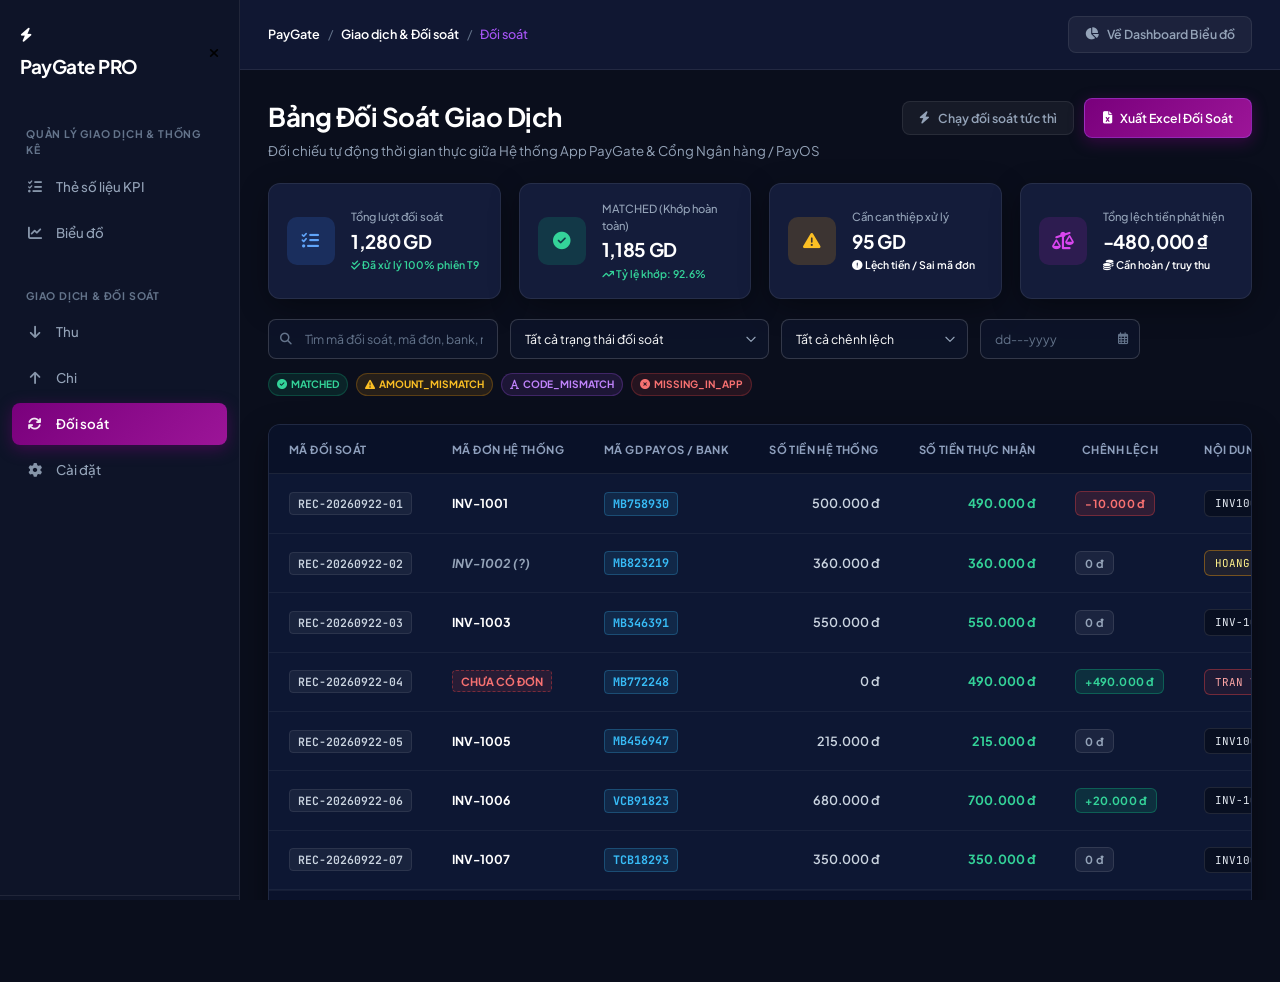
<file: Cong bank gateway/doisoat.html>
<!DOCTYPE html>
<html lang="vi">
<head>
  <meta charset="UTF-8">
  <meta name="viewport" content="width=device-width, initial-scale=1.0">
  <title>PayGate - Bảng Đối Soát Giao Dịch Ngân Hàng & Hệ Thống</title>
  <meta name="description" content="Hệ thống đối soát giao dịch thời gian thực giữa App PayGate và Cổng Ngân hàng / PayOS">

  <!-- Google Fonts: Inter & Plus Jakarta Sans -->
  <link rel="preconnect" href="https://fonts.googleapis.com">
  <link rel="preconnect" href="https://fonts.gstatic.com" crossorigin>
  <link href="https://fonts.googleapis.com/css2?family=Inter:wght@400;500;600;700&family=Plus+Jakarta+Sans:wght@500;600;700;800&family=JetBrains+Mono:wght@500;600;700&display=swap" rel="stylesheet">

  <!-- Font Awesome Icons -->
  <link rel="stylesheet" href="https://cdnjs.cloudflare.com/ajax/libs/font-awesome/6.5.1/css/all.min.css">

  <!-- Main Stylesheet -->
  <link rel="stylesheet" href="style.css">
</head>
<body class="dark-theme">
  <div class="app-layout">
    <!-- SIDEBAR NAVIGATION -->
    <aside class="sidebar" id="sidebar">
      <div class="sidebar-header">
        <a href="index.html" class="logo">
          <div class="logo-icon-wrap">
            <i class="fa-solid fa-bolt logo-icon"></i>
          </div>
          <div class="logo-text">
            <span class="logo-title">PayGate</span>
            <span class="logo-badge">PRO</span>
          </div>
        </a>
        <button class="sidebar-close-btn" id="sidebarCloseBtn" aria-label="Đóng Menu">
          <i class="fa-solid fa-xmark"></i>
        </button>
      </div>

      <nav class="sidebar-nav">
        <!-- Group 0: Quản lý giao dịch & thống kê -->
        <div class="nav-group-title">QUẢN LÝ GIAO DỊCH &amp; THỐNG KÊ</div>
        <ul class="nav-list">
          <li class="nav-item">
            <a href="index.html#kpi" class="nav-link">
              <i class="fa-solid fa-list-check nav-icon"></i>
              <span>Thẻ số liệu KPI</span>
            </a>
          </li>
          <li class="nav-item">
            <a href="index.html#charts" class="nav-link">
              <i class="fa-solid fa-chart-line nav-icon"></i>
              <span>Biểu đồ</span>
            </a>
          </li>
        </ul>

        <!-- Group 1: Giao dịch & Đối soát -->
        <div class="nav-group-title">GIAO DỊCH &amp; ĐỐI SOÁT</div>
        <ul class="nav-list">
          <li class="nav-item">
            <a href="index.html#thu" class="nav-link">
              <i class="fa-solid fa-arrow-down nav-icon"></i>
              <span>Thu</span>
            </a>
          </li>
          <li class="nav-item">
            <a href="index.html#chi" class="nav-link">
              <i class="fa-solid fa-arrow-up nav-icon"></i>
              <span>Chi</span>
            </a>
          </li>
          <li class="nav-item">
            <a href="doisoat.html" class="nav-link active">
              <i class="fa-solid fa-arrows-rotate nav-icon"></i>
              <span>Đối soát</span>
            </a>
          </li>
          <li class="nav-item">
            <a href="index.html#cai-dat" class="nav-link">
              <i class="fa-solid fa-gear nav-icon"></i>
              <span>Cài đặt</span>
            </a>
          </li>
        </ul>
      </nav>

      <div class="sidebar-footer">
        <div class="system-status">
          <span class="status-pulse"></span>
          <div class="status-info">
            <span class="status-title">Hệ thống Gateway</span>
            <span class="status-desc">Hoạt động ổn định (99.98%)</span>
          </div>
        </div>
      </div>
    </aside>

    <!-- MAIN CONTENT -->
    <div class="main-wrapper">
      <header class="topbar">
        <div class="topbar-left">
          <button class="menu-toggle-btn" id="menuToggleBtn" aria-label="Mở Menu">
            <i class="fa-solid fa-bars"></i>
          </button>
          <div class="breadcrumb">
            <span class="breadcrumb-app">PayGate</span>
            <span class="breadcrumb-separator">/</span>
            <span class="breadcrumb-app">Giao dịch &amp; Đối soát</span>
            <span class="breadcrumb-separator">/</span>
            <span class="breadcrumb-current">Đối soát</span>
          </div>
        </div>

        <div class="topbar-right">
          <a href="index.html" class="btn-refresh" style="text-decoration:none;">
            <i class="fa-solid fa-chart-pie"></i>
            <span>Về Dashboard Biểu đồ</span>
          </a>
        </div>
      </header>

      <main class="content-area">
        <!-- BẢNG ĐỐI SOÁT GIAO DỊCH -->
        <div class="view-panel" id="doiSoatView">
          <div class="thu-page-header">
            <div class="page-header-row">
              <div class="title-group">
                <h1 class="thu-page-title">Bảng Đối Soát Giao Dịch</h1>
                <p class="page-subtitle">Đối chiếu tự động thời gian thực giữa Hệ thống App PayGate &amp; Cổng Ngân hàng / PayOS</p>
              </div>
              <div class="header-actions">
                <button type="button" class="btn-refresh" id="btnRunReconcile" title="Chạy quét đối chiếu dữ liệu mới nhất">
                  <i class="fa-solid fa-bolt"></i>
                  <span>Chạy đối soát tức thì</span>
                </button>
                <button type="button" class="btn-thu-export" id="btnExportReconcile" title="Xuất báo cáo đối soát ra Excel">
                  <i class="fa-solid fa-file-excel"></i>
                  <span>Xuất Excel Đối Soát</span>
                </button>
              </div>
            </div>
          </div>

          <!-- 4 Thẻ KPI tóm tắt tình trạng đối soát -->
          <div class="kpi-mini-grid">
            <div class="kpi-mini-card">
              <div class="kpi-mini-icon blue"><i class="fa-solid fa-list-check"></i></div>
              <div class="kpi-mini-body">
                <div class="kpi-mini-label">Tổng lượt đối soát</div>
                <div class="kpi-mini-val" id="reconcileTotalCount">1,280 GD</div>
                <div class="kpi-mini-change up"><i class="fa-solid fa-check-double"></i> Đã xử lý 100% phiên T9</div>
              </div>
            </div>

            <div class="kpi-mini-card">
              <div class="kpi-mini-icon green"><i class="fa-solid fa-circle-check"></i></div>
              <div class="kpi-mini-body">
                <div class="kpi-mini-label">MATCHED (Khớp hoàn toàn)</div>
                <div class="kpi-mini-val text-green-glow" id="reconcileMatchedCount">1,185 GD</div>
                <div class="kpi-mini-change up"><i class="fa-solid fa-arrow-trend-up"></i> Tỷ lệ khớp: 92.6%</div>
              </div>
            </div>

            <div class="kpi-mini-card">
              <div class="kpi-mini-icon orange"><i class="fa-solid fa-triangle-exclamation"></i></div>
              <div class="kpi-mini-body">
                <div class="kpi-mini-label">Cần can thiệp xử lý</div>
                <div class="kpi-mini-val text-orange-glow" id="reconcileIssueCount">95 GD</div>
                <div class="kpi-mini-change down"><i class="fa-solid fa-circle-exclamation"></i> Lệch tiền / Sai mã đơn</div>
              </div>
            </div>

            <div class="kpi-mini-card">
              <div class="kpi-mini-icon purple"><i class="fa-solid fa-scale-unbalanced"></i></div>
              <div class="kpi-mini-body">
                <div class="kpi-mini-label">Tổng lệch tiền phát hiện</div>
                <div class="kpi-mini-val text-red-glow" id="reconcileDiffAmount">-480,000 ₫</div>
                <div class="kpi-mini-change"><i class="fa-solid fa-coins"></i> Cần hoàn / truy thu</div>
              </div>
            </div>
          </div>

          <!-- Thanh tìm kiếm & bộ lọc nâng cao cho Đối soát -->
          <div class="thu-toolbar-row">
            <div class="thu-filter-group">
              <div class="thu-search-input-wrapper">
                <i class="fa-solid fa-magnifying-glass"></i>
                <input type="text" id="doiSoatSearchInput" class="thu-input" placeholder="Tìm mã đối soát, mã đơn, bank, nội dung CK...">
              </div>

              <div class="thu-select-wrapper">
                <select id="doiSoatStatusFilter" class="thu-select">
                  <option value="all">Tất cả trạng thái đối soát</option>
                  <option value="MATCHED">🟢 MATCHED (Khớp hoàn toàn)</option>
                  <option value="AMOUNT_MISMATCH">🟠 AMOUNT_MISMATCH (Lệch tiền)</option>
                  <option value="CODE_MISMATCH">🟣 CODE_MISMATCH (Sai mã đơn)</option>
                  <option value="MISSING_IN_APP">🔴 MISSING_IN_APP (Thiếu trên App)</option>
                  <option value="PENDING">🟡 PENDING (Chờ đối soát)</option>
                </select>
              </div>

              <div class="thu-select-wrapper">
                <select id="doiSoatDiffFilter" class="thu-select">
                  <option value="all">Tất cả chênh lệch</option>
                  <option value="has_diff">Có chênh lệch (≠ 0đ)</option>
                  <option value="no_diff">Không chênh lệch (= 0đ)</option>
                  <option value="negative">Chuyển thiếu (&lt; 0đ)</option>
                  <option value="positive">Chuyển thừa (&gt; 0đ)</option>
                </select>
              </div>

              <div class="thu-date-input-wrapper">
                <input type="text" id="doiSoatDateInput" class="thu-input" placeholder="dd---yyyy" onfocus="(this.type='date')" onblur="if(!this.value)this.type='text'">
                <i class="fa-regular fa-calendar-days"></i>
              </div>
            </div>

            <div class="reconcile-legend-pills">
              <span class="legend-pill matched"><i class="fa-solid fa-circle-check"></i> MATCHED</span>
              <span class="legend-pill amount-diff"><i class="fa-solid fa-triangle-exclamation"></i> AMOUNT_MISMATCH</span>
              <span class="legend-pill code-diff"><i class="fa-solid fa-font"></i> CODE_MISMATCH</span>
              <span class="legend-pill missing"><i class="fa-solid fa-circle-xmark"></i> MISSING_IN_APP</span>
            </div>
          </div>

          <!-- BẢNG ĐỐI SOÁT CHÍNH (ĐẦY ĐỦ 10 CỘT YÊU CẦU) -->
          <div class="thu-table-card">
            <div class="table-responsive">
              <table class="thu-table reconcile-table" id="doiSoatTable">
                <thead>
                  <tr>
                    <th class="col-rec">MÃ ĐỐI SOÁT</th>
                    <th class="col-app-order">MÃ ĐƠN HỆ THỐNG</th>
                    <th class="col-bank-ref">MÃ GD PAYOS / BANK</th>
                    <th class="col-sys-amount">SỐ TIỀN HỆ THỐNG</th>
                    <th class="col-real-amount">SỐ TIỀN THỰC NHẬN</th>
                    <th class="col-diff">CHÊNH LỆCH</th>
                    <th class="col-raw-content">NỘI DUNG CK THỰC TẾ</th>
                    <th class="col-rec-status">TRẠNG THÁI ĐỐI SOÁT</th>
                    <th class="col-rec-time">THỜI GIAN GIAO DỊCH</th>
                    <th class="col-actions">THAO TÁC XỬ LÝ</th>
                  </tr>
                </thead>
                <tbody id="doiSoatTableBody">
                  <!-- HÀNG 1: AMOUNT_MISMATCH (Chuyển thiếu 10.000 đ) -->
                  <tr data-status="AMOUNT_MISMATCH" data-diff="negative" data-search="REC-20260922-01 INV-1001 MB758930 INV1001 THANH TOAN GOI VIP">
                    <td><span class="cell-rec-id">REC-20260922-01</span></td>
                    <td><strong class="cell-app-code">INV-1001</strong></td>
                    <td><span class="cell-bank-code">MB758930</span></td>
                    <td class="text-right-num">500.000 đ</td>
                    <td class="text-right-num text-amount-real">490.000 đ</td>
                    <td><span class="diff-tag negative">-10.000 đ</span></td>
                    <td><div class="cell-content-box" title="Khách gõ đúng cú pháp nhưng chuyển thiếu 10.000 đ">INV1001 THANH TOAN GOI VIP</div></td>
                    <td><span class="rec-badge badge-amount-mismatch"><i class="fa-solid fa-triangle-exclamation"></i> AMOUNT_MISMATCH</span></td>
                    <td class="cell-time">2026-09-22 10:05:14</td>
                    <td class="cell-action-btns">
                      <button type="button" class="btn-rec-action btn-match" title="Cưỡng chế kích hoạt VIP nếu thiếu ít" onclick="handleManualMatch('INV-1001', 'REC-20260922-01', this)"><i class="fa-solid fa-handshake"></i> Khớp thủ công</button>
                      <button type="button" class="btn-rec-action btn-refund" title="Tạo phiếu hoàn tiền hoặc hủy đơn" onclick="handleRefundOrder('INV-1001', 'REC-20260922-01')"><i class="fa-solid fa-rotate-left"></i> Hoàn tiền/Hủy</button>
                      <button type="button" class="btn-rec-action btn-detail" title="Xem log so sánh 2 bên" onclick="openReconcileDetail('REC-20260922-01', 'INV-1001', 'MB758930', '500.000 đ', '490.000 đ', '-10.000 đ', 'INV1001 THANH TOAN GOI VIP', 'AMOUNT_MISMATCH', '2026-09-22 10:05:14', 'Khách hàng chuyển thiếu 10.000 đ so với giá trị đơn. Cú pháp gõ đúng mã đơn INV-1001.')"><i class="fa-solid fa-eye"></i> Chi tiết</button>
                    </td>
                  </tr>

                  <!-- HÀNG 2: CODE_MISMATCH (Gõ sai mã đơn) -->
                  <tr data-status="CODE_MISMATCH" data-diff="no_diff" data-search="REC-20260922-02 INV-1002 MB823219 HOANG NAM CK VIP THIEU MA DON">
                    <td><span class="cell-rec-id">REC-20260922-02</span></td>
                    <td><strong class="cell-app-code text-muted-dash">INV-1002 (?)</strong></td>
                    <td><span class="cell-bank-code">MB823219</span></td>
                    <td class="text-right-num">360.000 đ</td>
                    <td class="text-right-num text-amount-real">360.000 đ</td>
                    <td><span class="diff-tag neutral">0 đ</span></td>
                    <td><div class="cell-content-box warn-border" title="Khách gõ tên thay vì gõ mã đơn">HOANG NAM CK VIP THIEU MA DON</div></td>
                    <td><span class="rec-badge badge-code-mismatch"><i class="fa-solid fa-font"></i> CODE_MISMATCH</span></td>
                    <td class="cell-time">2026-09-22 10:14:30</td>
                    <td class="cell-action-btns">
                      <button type="button" class="btn-rec-action btn-match" title="Gán đơn và duyệt khớp thủ công" onclick="handleManualMatch('INV-1002', 'REC-20260922-02', this)"><i class="fa-solid fa-handshake"></i> Khớp thủ công</button>
                      <button type="button" class="btn-rec-action btn-refund" title="Hoàn tiền hoặc hủy đơn" onclick="handleRefundOrder('INV-1002', 'REC-20260922-02')"><i class="fa-solid fa-rotate-left"></i> Hoàn tiền/Hủy</button>
                      <button type="button" class="btn-rec-action btn-detail" title="Xem log so sánh 2 bên" onclick="openReconcileDetail('REC-20260922-02', 'INV-1002', 'MB823219', '360.000 đ', '360.000 đ', '0 đ', 'HOANG NAM CK VIP THIEU MA DON', 'CODE_MISMATCH', '2026-09-22 10:14:30', 'Số tiền khớp 100% (360.000 đ) nhưng nội dung khách chỉ ghi tên cá nhân mà quên gõ mã đơn INV-1002.')"><i class="fa-solid fa-eye"></i> Chi tiết</button>
                    </td>
                  </tr>

                  <!-- HÀNG 3: MATCHED (Khớp hoàn toàn) -->
                  <tr data-status="MATCHED" data-diff="no_diff" data-search="REC-20260922-03 INV-1003 MB346391 INV-1003 LE THI MAI THANH TOAN">
                    <td><span class="cell-rec-id">REC-20260922-03</span></td>
                    <td><strong class="cell-app-code">INV-1003</strong></td>
                    <td><span class="cell-bank-code">MB346391</span></td>
                    <td class="text-right-num">550.000 đ</td>
                    <td class="text-right-num text-amount-real">550.000 đ</td>
                    <td><span class="diff-tag neutral">0 đ</span></td>
                    <td><div class="cell-content-box">INV-1003 LE THI MAI THANH TOAN</div></td>
                    <td><span class="rec-badge badge-matched"><i class="fa-solid fa-circle-check"></i> MATCHED</span></td>
                    <td class="cell-time">2026-09-22 10:20:00</td>
                    <td class="cell-action-btns">
                      <button type="button" class="btn-rec-action btn-detail" title="Xem log so sánh 2 bên" onclick="openReconcileDetail('REC-20260922-03', 'INV-1003', 'MB346391', '550.000 đ', '550.000 đ', '0 đ', 'INV-1003 LE THI MAI THANH TOAN', 'MATCHED', '2026-09-22 10:20:00', 'Giao dịch đối soát khớp hoàn hảo cả số tiền, mã đơn và cổng ngân hàng. Hệ thống đã tự động duyệt VIP.')"><i class="fa-solid fa-eye"></i> Chi tiết</button>
                    </td>
                  </tr>

                  <!-- HÀNG 4: MISSING_IN_APP (Tiền vào ngân hàng nhưng App chưa có đơn) -->
                  <tr data-status="MISSING_IN_APP" data-diff="positive" data-search="REC-20260922-04 CHUA TAO DON MB772248 TRAN VAN DUNG QUET QR CHUA TAO DON">
                    <td><span class="cell-rec-id">REC-20260922-04</span></td>
                    <td><strong class="cell-app-code text-red-label">CHƯA CÓ ĐƠN</strong></td>
                    <td><span class="cell-bank-code">MB772248</span></td>
                    <td class="text-right-num">0 đ</td>
                    <td class="text-right-num text-amount-real">490.000 đ</td>
                    <td><span class="diff-tag positive">+490.000 đ</span></td>
                    <td><div class="cell-content-box error-border" title="Tiền vào tài khoản nhưng hệ thống chưa ghi nhận đơn">TRAN VAN DUNG QUET QR CHUA TAO DON</div></td>
                    <td><span class="rec-badge badge-missing-app"><i class="fa-solid fa-circle-xmark"></i> MISSING_IN_APP</span></td>
                    <td class="cell-time">2026-09-22 10:35:12</td>
                    <td class="cell-action-btns">
                      <button type="button" class="btn-rec-action btn-match" title="Tạo đơn bổ sung & kích hoạt VIP" onclick="handleManualMatch('MỚI', 'REC-20260922-04', this)"><i class="fa-solid fa-file-circle-plus"></i> Tạo đơn &amp; Khớp</button>
                      <button type="button" class="btn-rec-action btn-refund" title="Hoàn tiền về tài khoản nguồn" onclick="handleRefundOrder('N/A', 'REC-20260922-04')"><i class="fa-solid fa-rotate-left"></i> Hoàn tiền/Hủy</button>
                      <button type="button" class="btn-rec-action btn-detail" title="Xem log so sánh 2 bên" onclick="openReconcileDetail('REC-20260922-04', 'CHƯA CÓ ĐƠN (N/A)', 'MB772248', '0 đ', '490.000 đ', '+490.000 đ', 'TRAN VAN DUNG QUET QR CHUA TAO DON', 'MISSING_IN_APP', '2026-09-22 10:35:12', 'Tiền đã về tài khoản ngân hàng MB nhưng người dùng chưa hoàn tất bước tạo đơn trên App hoặc gián đoạn mạng.')"><i class="fa-solid fa-eye"></i> Chi tiết</button>
                    </td>
                  </tr>

                  <!-- HÀNG 5: PENDING (Đang chờ đối soát) -->
                  <tr data-status="PENDING" data-diff="no_diff" data-search="REC-20260922-05 INV-1005 MB456947 INV1005 NGUYEN VAN E">
                    <td><span class="cell-rec-id">REC-20260922-05</span></td>
                    <td><strong class="cell-app-code">INV-1005</strong></td>
                    <td><span class="cell-bank-code">MB456947</span></td>
                    <td class="text-right-num">215.000 đ</td>
                    <td class="text-right-num text-amount-real">215.000 đ</td>
                    <td><span class="diff-tag neutral">0 đ</span></td>
                    <td><div class="cell-content-box">INV1005 NGUYEN VAN E</div></td>
                    <td><span class="rec-badge badge-pending"><i class="fa-solid fa-clock"></i> PENDING</span></td>
                    <td class="cell-time">2026-09-22 10:45:00</td>
                    <td class="cell-action-btns">
                      <button type="button" class="btn-rec-action btn-match" title="Khớp ngay lập tức" onclick="handleManualMatch('INV-1005', 'REC-20260922-05', this)"><i class="fa-solid fa-check"></i> Khớp ngay</button>
                      <button type="button" class="btn-rec-action btn-detail" title="Xem log so sánh 2 bên" onclick="openReconcileDetail('REC-20260922-05', 'INV-1005', 'MB456947', '215.000 đ', '215.000 đ', '0 đ', 'INV1005 NGUYEN VAN E', 'PENDING', '2026-09-22 10:45:00', 'Giao dịch đang trong hàng đợi xử lý đối soát tự động theo chu kỳ 15 phút của hệ thống PayOS.')"><i class="fa-solid fa-eye"></i> Chi tiết</button>
                    </td>
                  </tr>

                  <!-- HÀNG 6: AMOUNT_MISMATCH (Chuyển thừa 20.000 đ) -->
                  <tr data-status="AMOUNT_MISMATCH" data-diff="positive" data-search="REC-20260922-06 INV-1006 VCB91823 INV-1006 PHAM MINH TUAN CHUYEN THUA">
                    <td><span class="cell-rec-id">REC-20260922-06</span></td>
                    <td><strong class="cell-app-code">INV-1006</strong></td>
                    <td><span class="cell-bank-code">VCB91823</span></td>
                    <td class="text-right-num">680.000 đ</td>
                    <td class="text-right-num text-amount-real">700.000 đ</td>
                    <td><span class="diff-tag positive">+20.000 đ</span></td>
                    <td><div class="cell-content-box">INV-1006 PHAM MINH TUAN CHUYEN THUA</div></td>
                    <td><span class="rec-badge badge-amount-mismatch"><i class="fa-solid fa-triangle-exclamation"></i> AMOUNT_MISMATCH</span></td>
                    <td class="cell-time">2026-09-22 11:10:20</td>
                    <td class="cell-action-btns">
                      <button type="button" class="btn-rec-action btn-match" title="Khớp đơn và kích hoạt VIP" onclick="handleManualMatch('INV-1006', 'REC-20260922-06', this)"><i class="fa-solid fa-handshake"></i> Khớp thủ công</button>
                      <button type="button" class="btn-rec-action btn-refund" title="Hoàn phần tiền chuyển thừa 20.000đ" onclick="handleRefundOrder('INV-1006', 'REC-20260922-06')"><i class="fa-solid fa-rotate-left"></i> Hoàn tiền thừa</button>
                      <button type="button" class="btn-rec-action btn-detail" title="Xem log so sánh 2 bên" onclick="openReconcileDetail('REC-20260922-06', 'INV-1006', 'VCB91823', '680.000 đ', '700.000 đ', '+20.000 đ', 'INV-1006 PHAM MINH TUAN CHUYEN THUA', 'AMOUNT_MISMATCH', '2026-09-22 11:10:20', 'Khách hàng chuyển thừa 20.000 đ so với giá trị gói VIP. Có thể kích hoạt VIP và ghi nhận hoàn lại số dư thừa.')"><i class="fa-solid fa-eye"></i> Chi tiết</button>
                    </td>
                  </tr>

                  <!-- HÀNG 7: MATCHED (Khớp hoàn toàn) -->
                  <tr data-status="MATCHED" data-diff="no_diff" data-search="REC-20260922-07 INV-1007 TCB18293 INV1007 DANG THU HIEN">
                    <td><span class="cell-rec-id">REC-20260922-07</span></td>
                    <td><strong class="cell-app-code">INV-1007</strong></td>
                    <td><span class="cell-bank-code">TCB18293</span></td>
                    <td class="text-right-num">350.000 đ</td>
                    <td class="text-right-num text-amount-real">350.000 đ</td>
                    <td><span class="diff-tag neutral">0 đ</span></td>
                    <td><div class="cell-content-box">INV1007 DANG THU HIEN</div></td>
                    <td><span class="rec-badge badge-matched"><i class="fa-solid fa-circle-check"></i> MATCHED</span></td>
                    <td class="cell-time">2026-09-22 11:30:15</td>
                    <td class="cell-action-btns">
                      <button type="button" class="btn-rec-action btn-detail" title="Xem log so sánh 2 bên" onclick="openReconcileDetail('REC-20260922-07', 'INV-1007', 'TCB18293', '350.000 đ', '350.000 đ', '0 đ', 'INV1007 DANG THU HIEN', 'MATCHED', '2026-09-22 11:30:15', 'Giao dịch đối soát thành công 100%. Không có bất kỳ sai lệch nào.')"><i class="fa-solid fa-eye"></i> Chi tiết</button>
                    </td>
                  </tr>
                </tbody>
              </table>
            </div>

            <!-- Chân bảng đối soát -->
            <div class="thu-table-footer">
              <span class="thu-footer-info" id="doiSoatTableInfo">Hiển thị 7 / 7 phiên đối soát</span>
              <div class="thu-pagination">
                <button type="button" class="btn-page-nav disabled" title="Trang trước"><i class="fa-solid fa-chevron-left"></i></button>
                <button type="button" class="btn-page active">1</button>
                <button type="button" class="btn-page">2</button>
                <button type="button" class="btn-page">3</button>
                <button type="button" class="btn-page-nav" title="Trang tiếp theo"><i class="fa-solid fa-chevron-right"></i></button>
              </div>
            </div>
          </div>
        </div>
      </main>
    </div>
  </div>

  <!-- MODAL CHI TIẾT ĐỐI SOÁT (SO SÁNH 2 BÊN HỆ THỐNG APP VS NGÂN HÀNG / PAYOS) -->
  <div class="modal-backdrop" id="reconcileDetailModal">
    <div class="modal-dialog modal-dialog-lg">
      <div class="modal-header">
        <div class="modal-title-group">
          <div class="modal-icon modal-icon-purple"><i class="fa-solid fa-scale-balanced"></i></div>
          <div>
            <h3 class="modal-title">Chi Tiết Log Đối Soát Giao Dịch</h3>
            <p class="modal-subtitle">
              Mã đối soát: <strong id="modalRecId" class="text-purple">REC-20260922-01</strong> &bull; 
              Thời gian GD: <span id="modalRecTime">2026-09-22 10:05:14</span>
            </p>
          </div>
        </div>
        <button type="button" class="modal-close-btn" id="closeReconcileDetailBtn" onclick="closeReconcileDetail()"><i class="fa-solid fa-xmark"></i></button>
      </div>

      <div class="modal-body">
        <div class="rec-modal-status-banner">
          <div class="status-banner-left">
            <span class="status-banner-label">Kết quả đối soát:</span>
            <span id="modalRecStatusBadge" class="rec-badge badge-amount-mismatch">AMOUNT_MISMATCH</span>
          </div>
          <div class="status-banner-right">
            <span>Chênh lệch:</span>
            <span id="modalDiffAmount" class="diff-tag negative">-10.000 đ</span>
          </div>
        </div>

        <div class="rec-analysis-box" id="modalAnalysisBox">
          <i class="fa-solid fa-circle-info"></i>
          <span id="modalAnalysisNote">Khách hàng chuyển thiếu 10.000 đ so với giá trị đơn hàng yêu cầu. Cú pháp gõ đúng mã đơn INV-1001.</span>
        </div>

        <div class="rec-compare-grid">
          <!-- BÊN TRÁI: DỮ LIỆU HỆ THỐNG (APP) -->
          <div class="rec-compare-card app-side">
            <div class="compare-card-header">
              <div class="card-header-title">
                <i class="fa-solid fa-mobile-screen"></i>
                <span>HỆ THỐNG APP PAYGATE</span>
              </div>
              <span class="side-tag app-tag">Đơn hàng gốc</span>
            </div>
            <div class="compare-card-body">
              <div class="compare-field">
                <span class="field-lbl">Mã đơn hệ thống:</span>
                <span class="field-val highlight-val" id="modalAppOrderId">INV-1001</span>
              </div>
              <div class="compare-field">
                <span class="field-lbl">Số tiền hệ thống yêu cầu:</span>
                <span class="field-val amount-val" id="modalSysAmount">500.000 đ</span>
              </div>
              <div class="compare-field">
                <span class="field-lbl">Gói dịch vụ đăng ký:</span>
                <span class="field-val" id="modalPackageName">Gói Hội Viên VIP (1 Tháng)</span>
              </div>
              <div class="compare-field">
                <span class="field-lbl">Trạng thái trên App:</span>
                <span class="field-val text-amber" id="modalAppStatus"><i class="fa-solid fa-clock"></i> Chờ thanh toán</span>
              </div>
              <div class="compare-field">
                <span class="field-lbl">Thời gian tạo đơn:</span>
                <span class="field-val text-muted-val" id="modalAppCreatedAt">2026-09-22 10:04:12</span>
              </div>
              <div class="compare-field">
                <span class="field-lbl">Mã khách hàng / SĐT:</span>
                <span class="field-val text-muted-val">USER_9882 (0982***333)</span>
              </div>
            </div>
          </div>

          <!-- BÊN PHẢI: DỮ LIỆU CỔNG NGÂN HÀNG / PAYOS -->
          <div class="rec-compare-card bank-side">
            <div class="compare-card-header">
              <div class="card-header-title">
                <i class="fa-solid fa-building-columns"></i>
                <span>CỔNG NGÂN HÀNG / PAYOS</span>
              </div>
              <span class="side-tag bank-tag">Báo có thực tế</span>
            </div>
            <div class="compare-card-body">
              <div class="compare-field">
                <span class="field-lbl">Mã GD PayOS / Bank:</span>
                <span class="field-val font-mono text-cyan" id="modalBankRef">MB758930</span>
              </div>
              <div class="compare-field">
                <span class="field-lbl">Số tiền thực nhận (Báo có):</span>
                <span class="field-val amount-real-val" id="modalRealAmount">490.000 đ</span>
              </div>
              <div class="compare-field">
                <span class="field-lbl">Nội dung CK thực tế:</span>
                <div class="field-content-raw" id="modalRawContent">INV1001 THANH TOAN GOI VIP</div>
              </div>
              <div class="compare-field">
                <span class="field-lbl">Ngân hàng thụ hưởng:</span>
                <span class="field-val text-muted-val"><i class="fa-solid fa-landmark"></i> MB Bank (TK: 998829988)</span>
              </div>
              <div class="compare-field">
                <span class="field-lbl">Thời gian ngân hàng ghi nhận:</span>
                <span class="field-val text-muted-val" id="modalBankTime">2026-09-22 10:05:14</span>
              </div>
              <div class="compare-field">
                <span class="field-lbl">Trạng thái PayOS / Bank:</span>
                <span class="field-val text-emerald"><i class="fa-solid fa-circle-check"></i> Đã ghi có thành công</span>
              </div>
            </div>
          </div>
        </div>

        <div class="rec-action-guidance" id="modalGuidanceBox">
          <div class="guidance-title"><i class="fa-solid fa-lightbulb"></i> Khuyến nghị xử lý nghiệp vụ:</div>
          <p class="guidance-desc" id="modalGuidanceText">
            Khoản chênh lệch thiếu ít (-10.000 đ). Người vận hành có thể bấm <strong>[Khớp thủ công]</strong> để cưỡng chế kích hoạt gói VIP cho khách hoặc bấm <strong>[Hoàn tiền / Hủy]</strong> để tạo yêu cầu hoàn trả số tiền qua ngân hàng.
          </p>
        </div>
      </div>

      <div class="modal-footer">
        <button type="button" class="btn-rec-action btn-match" id="modalActionMatchBtn">
          <i class="fa-solid fa-handshake"></i> Khớp thủ công &amp; Kích hoạt VIP
        </button>
        <button type="button" class="btn-rec-action btn-refund" id="modalActionRefundBtn">
          <i class="fa-solid fa-rotate-left"></i> Hoàn tiền / Hủy giao dịch
        </button>
        <button type="button" class="btn-cancel" onclick="closeReconcileDetail()">Đóng</button>
      </div>
    </div>
  </div>

  <!-- TOAST NOTIFICATION -->
  <div class="toast-container" id="toastContainer"></div>

  <!-- Scripts -->
  <script>
    // Khởi tạo tương tác riêng cho trang doisoat.html
    document.addEventListener('DOMContentLoaded', () => {
      const menuToggleBtn = document.getElementById('menuToggleBtn');
      const sidebarCloseBtn = document.getElementById('sidebarCloseBtn');
      const sidebar = document.getElementById('sidebar');

      if (menuToggleBtn && sidebar) {
        menuToggleBtn.addEventListener('click', () => sidebar.classList.add('open'));
      }
      if (sidebarCloseBtn && sidebar) {
        sidebarCloseBtn.addEventListener('click', () => sidebar.classList.remove('open'));
      }

      setupDoiSoatStandalone();
    });

    function showToast(message, type = 'info') {
      const container = document.getElementById('toastContainer');
      if (!container) return;
      const toast = document.createElement('div');
      toast.className = `toast ${type}`;
      const icon = type === 'success' ? 'fa-circle-check' : 'fa-circle-info';
      toast.innerHTML = `<i class="fa-solid ${icon} toast-icon"></i><span class="toast-text">${message}</span>`;
      container.appendChild(toast);
      setTimeout(() => {
        toast.style.opacity = '0';
        toast.style.transform = 'translateX(30px)';
        toast.style.transition = 'all 0.3s ease';
        setTimeout(() => toast.remove(), 300);
      }, 3200);
    }

    function setupDoiSoatStandalone() {
      const searchInput = document.getElementById('doiSoatSearchInput');
      const statusFilter = document.getElementById('doiSoatStatusFilter');
      const diffFilter = document.getElementById('doiSoatDiffFilter');
      const dateInput = document.getElementById('doiSoatDateInput');
      const tableBody = document.getElementById('doiSoatTableBody');
      const tableInfo = document.getElementById('doiSoatTableInfo');
      const btnExport = document.getElementById('btnExportReconcile');
      const btnRunReconcile = document.getElementById('btnRunReconcile');

      function filterTable() {
        if (!tableBody) return;
        const query = (searchInput?.value || '').toLowerCase().trim();
        const status = statusFilter?.value || 'all';
        const diff = diffFilter?.value || 'all';
        const rows = tableBody.querySelectorAll('tr');
        let visibleCount = 0;

        rows.forEach(row => {
          const searchData = (row.getAttribute('data-search') || '').toLowerCase();
          const rowStatus = row.getAttribute('data-status') || '';
          const rowDiff = row.getAttribute('data-diff') || '';

          const matchQuery = !query || searchData.includes(query);
          const matchStatus = status === 'all' || rowStatus === status;

          let matchDiff = true;
          if (diff === 'has_diff') {
            matchDiff = rowDiff === 'negative' || rowDiff === 'positive';
          } else if (diff === 'no_diff') {
            matchDiff = rowDiff === 'no_diff';
          } else if (diff === 'negative') {
            matchDiff = rowDiff === 'negative';
          } else if (diff === 'positive') {
            matchDiff = rowDiff === 'positive';
          }

          if (matchQuery && matchStatus && matchDiff) {
            row.style.display = '';
            visibleCount++;
          } else {
            row.style.display = 'none';
          }
        });

        if (tableInfo) {
          tableInfo.textContent = `Hiển thị ${visibleCount} / ${rows.length} phiên đối soát`;
        }
      }

      if (searchInput) searchInput.addEventListener('input', filterTable);
      if (statusFilter) statusFilter.addEventListener('change', filterTable);
      if (diffFilter) diffFilter.addEventListener('change', filterTable);
      if (dateInput) dateInput.addEventListener('change', filterTable);

      if (btnExport) {
        btnExport.addEventListener('click', () => {
          showToast('Đã xuất thành công Báo cáo Đối soát ra file Excel (PayGate_DoiSoat_202609.xlsx)', 'success');
        });
      }

      if (btnRunReconcile) {
        btnRunReconcile.addEventListener('click', () => {
          const icon = btnRunReconcile.querySelector('i');
          if (icon) icon.className = 'fa-solid fa-spinner fa-spin';
          btnRunReconcile.disabled = true;
          showToast('Đang kết nối cổng PayOS & Ngân hàng đối chiếu dữ liệu...', 'info');

          setTimeout(() => {
            if (icon) icon.className = 'fa-solid fa-bolt';
            btnRunReconcile.disabled = false;
            showToast('Đối soát hoàn tất! Toàn bộ 1,280 giao dịch đã được đồng bộ chuẩn xác.', 'success');
          }, 1200);
        });
      }
    }

    let currentActiveRec = null;

    function handleManualMatch(orderId, recId, btnElement) {
      const row = btnElement ? btnElement.closest('tr') : document.querySelector(`tr[data-search*="${recId}"]`);

      if (confirm(`Bạn có chắc chắn muốn CƯỠNG CHẾ KHỚP THỦ CÔNG & KÍCH HOẠT GÓI VIP cho đơn [${orderId}] (Phiên ${recId}) không?`)) {
        if (row) {
          row.setAttribute('data-status', 'MATCHED');
          row.setAttribute('data-diff', 'no_diff');

          const orderCell = row.querySelector('.cell-app-code');
          if (orderCell) {
            orderCell.className = 'cell-app-code';
            orderCell.textContent = orderId === 'MỚI' ? 'INV-1004 (Đã tạo)' : orderId.replace(' (?)', '');
          }

          const statusBadge = row.querySelector('.rec-badge');
          if (statusBadge) {
            statusBadge.className = 'rec-badge badge-matched';
            statusBadge.innerHTML = '<i class="fa-solid fa-circle-check"></i> MATCHED';
          }

          const diffTag = row.querySelector('.diff-tag');
          if (diffTag) {
            diffTag.className = 'diff-tag neutral';
            diffTag.textContent = '0 đ (Đã duyệt)';
          }

          if (btnElement) {
            btnElement.disabled = true;
            btnElement.innerHTML = '<i class="fa-solid fa-check"></i> Đã khớp';
            btnElement.style.background = 'rgba(16, 185, 129, 0.2)';
            btnElement.style.borderColor = 'rgba(16, 185, 129, 0.4)';
            btnElement.style.color = '#34d399';
          }
        }

        if (currentActiveRec && currentActiveRec.recId === recId) {
          const modalBadge = document.getElementById('modalRecStatusBadge');
          if (modalBadge) {
            modalBadge.className = 'rec-badge badge-matched';
            modalBadge.innerHTML = '<i class="fa-solid fa-circle-check"></i> MATCHED';
          }
          const modalDiff = document.getElementById('modalDiffAmount');
          if (modalDiff) {
            modalDiff.className = 'diff-tag neutral';
            modalDiff.textContent = '0 đ (Đã duyệt)';
          }
          const noteBox = document.getElementById('modalAnalysisNote');
          if (noteBox) {
            noteBox.textContent = 'Giao dịch đã được người vận hành cưỡng chế khớp thủ công và kích hoạt VIP thành công!';
          }
          const modalActionMatchBtn = document.getElementById('modalActionMatchBtn');
          if (modalActionMatchBtn) {
            modalActionMatchBtn.disabled = true;
            modalActionMatchBtn.innerHTML = '<i class="fa-solid fa-check"></i> Đã kích hoạt VIP';
          }
        }

        showToast(`[${recId}] Cưỡng chế khớp thành công! Tài khoản VIP đã được kích hoạt ngay lập tức.`, 'success');
      }
    }

    function handleRefundOrder(orderId, recId) {
      if (confirm(`Tạo lệnh HOÀN TIỀN / HỦY GIAO DỊCH cho phiên đối soát [${recId}] (Đơn: ${orderId})?`)) {
        showToast(`[${recId}] Đã tạo phiếu yêu cầu hoàn tiền về ngân hàng của khách. Đơn đã được đánh dấu hủy thủ công.`, 'info');

        const noteBox = document.getElementById('modalAnalysisNote');
        if (noteBox && currentActiveRec && currentActiveRec.recId === recId) {
          noteBox.textContent = 'Lệnh hoàn tiền / Hủy giao dịch đã được ghi nhận. Chờ kế toán thực hiện UNC chuyển khoản lại cho khách.';
        }
      }
    }

    function openReconcileDetail(recId, orderId, bankCode, sysAmt, realAmt, diff, rawContent, status, time, note) {
      currentActiveRec = { recId, orderId, bankCode, sysAmt, realAmt, diff, rawContent, status, time, note };

      const modal = document.getElementById('reconcileDetailModal');
      if (!modal) return;

      const modalRecId = document.getElementById('modalRecId');
      const modalRecTime = document.getElementById('modalRecTime');
      const modalRecStatusBadge = document.getElementById('modalRecStatusBadge');
      const modalDiffAmount = document.getElementById('modalDiffAmount');
      const modalAnalysisNote = document.getElementById('modalAnalysisNote');
      const modalAppOrderId = document.getElementById('modalAppOrderId');
      const modalSysAmount = document.getElementById('modalSysAmount');
      const modalBankRef = document.getElementById('modalBankRef');
      const modalRealAmount = document.getElementById('modalRealAmount');
      const modalRawContent = document.getElementById('modalRawContent');
      const modalBankTime = document.getElementById('modalBankTime');
      const modalGuidanceText = document.getElementById('modalGuidanceText');
      const modalActionMatchBtn = document.getElementById('modalActionMatchBtn');
      const modalActionRefundBtn = document.getElementById('modalActionRefundBtn');

      if (modalRecId) modalRecId.textContent = recId;
      if (modalRecTime) modalRecTime.textContent = time;
      if (modalAppOrderId) modalAppOrderId.textContent = orderId;
      if (modalSysAmount) modalSysAmount.textContent = sysAmt;
      if (modalBankRef) modalBankRef.textContent = bankCode;
      if (modalRealAmount) modalRealAmount.textContent = realAmt;
      if (modalRawContent) modalRawContent.textContent = rawContent;
      if (modalBankTime) modalBankTime.textContent = time;
      if (modalAnalysisNote) modalAnalysisNote.textContent = note;

      if (modalRecStatusBadge) {
        modalRecStatusBadge.className = 'rec-badge';
        let icon = 'fa-circle-check';
        if (status === 'MATCHED') {
          modalRecStatusBadge.classList.add('badge-matched');
          icon = 'fa-circle-check';
        } else if (status === 'AMOUNT_MISMATCH') {
          modalRecStatusBadge.classList.add('badge-amount-mismatch');
          icon = 'fa-triangle-exclamation';
        } else if (status === 'CODE_MISMATCH') {
          modalRecStatusBadge.classList.add('badge-code-mismatch');
          icon = 'fa-font';
        } else if (status === 'MISSING_IN_APP') {
          modalRecStatusBadge.classList.add('badge-missing-app');
          icon = 'fa-circle-xmark';
        } else if (status === 'PENDING') {
          modalRecStatusBadge.classList.add('badge-pending');
          icon = 'fa-clock';
        }
        modalRecStatusBadge.innerHTML = `<i class="fa-solid ${icon}"></i> ${status}`;
      }

      if (modalDiffAmount) {
        modalDiffAmount.className = 'diff-tag';
        if (diff.startsWith('-')) {
          modalDiffAmount.classList.add('negative');
        } else if (diff.startsWith('+')) {
          modalDiffAmount.classList.add('positive');
        } else {
          modalDiffAmount.classList.add('neutral');
        }
        modalDiffAmount.textContent = diff;
      }

      if (modalGuidanceText) {
        if (status === 'MATCHED') {
          modalGuidanceText.innerHTML = 'Giao dịch đã <strong>khớp hoàn toàn cả tiền và mã đơn</strong>. Hệ thống PayGate đã tự động kích hoạt tài khoản VIP, không cần can thiệp thủ công.';
        } else if (status === 'AMOUNT_MISMATCH') {
          modalGuidanceText.innerHTML = `Chênh lệch <strong>${diff}</strong>. Nếu chuyển thiếu ít, bạn có thể bấm <strong>[Khớp thủ công]</strong> để kích hoạt dịch vụ cho khách; nếu sai lệch lớn, hãy tạo lệnh <strong>[Hoàn tiền / Hủy]</strong>.`;
        } else if (status === 'CODE_MISMATCH') {
          modalGuidanceText.innerHTML = 'Khách hàng chuyển <strong>đúng tiền nhưng gõ sai hoặc thiếu mã đơn</strong> trong nội dung CK. Bạn hãy kiểm tra tên và bấm <strong>[Khớp thủ công]</strong> để gán mã đơn chính xác.';
        } else if (status === 'MISSING_IN_APP') {
          modalGuidanceText.innerHTML = 'Tiền đã báo có tại ngân hàng nhưng <strong>App chưa kịp tạo đơn hàng</strong>. Bấm <strong>[Khớp thủ công]</strong> để tạo đơn mới và kích hoạt VIP, hoặc <strong>[Hoàn tiền / Hủy]</strong> để trả lại tiền.';
        } else if (status === 'PENDING') {
          modalGuidanceText.innerHTML = 'Giao dịch đang chờ chu kỳ đối soát tự động tiếp theo. Bạn có thể bấm <strong>[Khớp ngay]</strong> để hoàn tất tức thì.';
        }
      }

      if (modalActionMatchBtn) {
        if (status === 'MATCHED') {
          modalActionMatchBtn.style.display = 'none';
        } else {
          modalActionMatchBtn.style.display = 'inline-flex';
          modalActionMatchBtn.disabled = false;
          modalActionMatchBtn.innerHTML = '<i class="fa-solid fa-handshake"></i> Khớp thủ công & Kích hoạt VIP';
          modalActionMatchBtn.onclick = () => handleManualMatch(orderId, recId, null);
        }
      }

      if (modalActionRefundBtn) {
        if (status === 'MATCHED') {
          modalActionRefundBtn.style.display = 'none';
        } else {
          modalActionRefundBtn.style.display = 'inline-flex';
          modalActionRefundBtn.onclick = () => handleRefundOrder(orderId, recId);
        }
      }

      modal.classList.add('active');
    }

    function closeReconcileDetail() {
      const modal = document.getElementById('reconcileDetailModal');
      if (modal) modal.classList.remove('active');
    }
  </script>
</body>
</html>
</file>
<file: Cong bank gateway/style.css>
/* ==========================================================================
   PAYGATE PAYMENT GATEWAY DASHBOARD - STYLESHEET
   Design System: Deep Dark Fintech UI, Glassmorphism, Micro-interactions
   ========================================================================== */

:root {
  /* Color Palette */
  --bg-base: #0a0e1c;
  --bg-sidebar: #0e1428;
  --bg-header: #101732;
  --bg-card: #141c3a;
  --bg-card-hover: #182245;
  --bg-subtle: #192348;
  --bg-input: #1a254c;

  /* Borders & Dividers */
  --border-subtle: rgba(255, 255, 255, 0.08);
  --border-focus: rgba(168, 85, 247, 0.5);
  --border-glow: rgba(192, 38, 211, 0.35);

  /* Primary & Accents (Purple matching image) */
  --primary: #9333ea;
  --primary-light: #a855f7;
  --primary-dark: #7e22ce;
  --primary-gradient: linear-gradient(135deg, #86198f 0%, #a21caf 100%);
  --primary-glow: 0 4px 20px rgba(162, 28, 175, 0.45);
  --button-purple: #79007c;
  --button-purple-gradient: linear-gradient(135deg, #79007c 0%, #9c1598 100%);

  /* Status Colors */
  --success: #10b981;
  --success-glow: rgba(16, 185, 129, 0.25);
  --warning: #f59e0b;
  --warning-glow: rgba(245, 158, 11, 0.25);
  --danger: #ef4444;
  --danger-glow: rgba(239, 68, 68, 0.25);
  --info: #3b82f6;

  /* Text Colors */
  --text-primary: #ffffff;
  --text-secondary: #94a3b8;
  --text-muted: #64748b;
  --text-disabled: #475569;

  /* Typography */
  --font-main: 'Plus Jakarta Sans', system-ui, -apple-system, sans-serif;
  --font-heading: 'Outfit', var(--font-main);

  /* Elevation Shadows */
  --shadow-card: 0 8px 32px -4px rgba(0, 0, 0, 0.45);
  --shadow-hover: 0 16px 40px -8px rgba(0, 0, 0, 0.6);
  --shadow-dropdown: 0 20px 40px -10px rgba(0, 0, 0, 0.7);

  /* Transitions */
  --transition-fast: 0.18s cubic-bezier(0.4, 0, 0.2, 1);
  --transition-normal: 0.25s cubic-bezier(0.4, 0, 0.2, 1);
}

/* ==========================================================================
   RESET & BASE STYLES
   ========================================================================== */
*, *::before, *::after {
  box-sizing: border-box;
  margin: 0;
  padding: 0;
}

html, body {
  height: 100%;
  background-color: var(--bg-base);
  color: var(--text-primary);
  font-family: var(--font-main);
  font-size: 14px;
  line-height: 1.5;
  -webkit-font-smoothing: antialiased;
  overflow-x: hidden;
}

a {
  color: inherit;
  text-decoration: none;
}

button {
  font-family: inherit;
  cursor: pointer;
  border: none;
  background: none;
}

/* ==========================================================================
   LAYOUT STRUCTURE
   ========================================================================== */
.app-layout {
  display: flex;
  min-height: 100vh;
  width: 100%;
}

/* ==========================================================================
   SIDEBAR
   ========================================================================== */
.sidebar {
  width: 240px;
  min-width: 240px;
  background-color: var(--bg-sidebar);
  border-right: 1px solid var(--border-subtle);
  display: flex;
  flex-direction: column;
  z-index: 50;
  transition: transform var(--transition-normal);
}

.sidebar-header {
  padding: 24px 20px;
  display: flex;
  align-items: center;
  justify-content: space-between;
}

.logo-container {
  display: flex;
  align-items: center;
  gap: 12px;
}

.logo-box {
  width: 38px;
  height: 38px;
  background: #111833;
  border: 1px solid rgba(255, 255, 255, 0.2);
  border-radius: 8px;
  display: flex;
  align-items: center;
  justify-content: center;
  box-shadow: 0 4px 12px rgba(0, 0, 0, 0.3);
}

.logo-icon {
  width: 24px;
  height: 24px;
}

.logo-text {
  font-family: var(--font-heading);
  font-size: 1.35rem;
  font-weight: 700;
  letter-spacing: -0.5px;
  color: #ffffff;
}

.mobile-sidebar-close {
  display: none;
  color: var(--text-secondary);
  font-size: 1.2rem;
  padding: 4px;
}

/* Sidebar Navigation */
.sidebar-nav {
  flex: 1;
  padding: 8px 12px;
  overflow-y: auto;
}

.nav-list {
  list-style: none;
  display: flex;
  flex-direction: column;
  gap: 4px;
  margin-bottom: 20px;
}

.nav-link {
  display: flex;
  align-items: center;
  gap: 12px;
  padding: 11px 14px;
  border-radius: 8px;
  color: var(--text-secondary);
  font-weight: 500;
  font-size: 0.95rem;
  transition: all var(--transition-fast);
}

.nav-link:hover {
  color: #ffffff;
  background-color: rgba(255, 255, 255, 0.05);
}

/* Active Biểu đồ (Pill tím như ảnh mẫu) */
.nav-link.active {
  background: var(--button-purple-gradient);
  color: #ffffff;
  font-weight: 600;
  box-shadow: 0 4px 16px rgba(121, 0, 124, 0.45);
}

.nav-icon {
  width: 18px;
  font-size: 1rem;
  text-align: center;
  opacity: 0.9;
}

.icon-up {
  color: var(--success);
}

.icon-down {
  color: var(--danger);
}

.badge-count {
  margin-left: auto;
  font-size: 0.72rem;
  padding: 2px 7px;
  border-radius: 9999px;
  font-weight: 700;
}

.badge-count.green {
  background-color: rgba(16, 185, 129, 0.18);
  color: #34d399;
}

.nav-group-title {
  padding: 14px 14px 8px;
  font-size: 0.75rem;
  font-weight: 700;
  letter-spacing: 0.8px;
  text-transform: uppercase;
  color: var(--text-muted);
}

/* Sidebar Footer */
.sidebar-footer {
  padding: 16px;
  border-top: 1px solid var(--border-subtle);
}

.system-status {
  display: flex;
  align-items: center;
  gap: 10px;
  background: rgba(255, 255, 255, 0.03);
  padding: 10px 12px;
  border-radius: 8px;
  border: 1px solid var(--border-subtle);
}

.status-pulse {
  width: 9px;
  height: 9px;
  border-radius: 50%;
  background-color: var(--success);
  box-shadow: 0 0 10px var(--success);
  animation: pulseGreen 2s infinite;
}

@keyframes pulseGreen {
  0% { transform: scale(0.95); box-shadow: 0 0 0 0 rgba(16, 185, 129, 0.7); }
  70% { transform: scale(1); box-shadow: 0 0 0 6px rgba(16, 185, 129, 0); }
  100% { transform: scale(0.95); box-shadow: 0 0 0 0 rgba(16, 185, 129, 0); }
}

.status-title {
  display: block;
  font-size: 0.8rem;
  font-weight: 600;
  color: #ffffff;
}

.status-desc {
  display: block;
  font-size: 0.72rem;
  color: var(--text-muted);
}

/* ==========================================================================
   MAIN WRAPPER & TOPBAR
   ========================================================================== */
.main-wrapper {
  flex: 1;
  display: flex;
  flex-direction: column;
  min-width: 0;
  background-color: var(--bg-base);
}

.topbar {
  height: 70px;
  background-color: var(--bg-header);
  border-bottom: 1px solid var(--border-subtle);
  padding: 0 28px;
  display: flex;
  align-items: center;
  justify-content: space-between;
  position: sticky;
  top: 0;
  z-index: 40;
}

.topbar-left {
  display: flex;
  align-items: center;
  gap: 16px;
}

.menu-toggle-btn {
  display: none;
  color: #ffffff;
  font-size: 1.25rem;
  padding: 6px;
  border-radius: 6px;
}

.breadcrumb {
  display: flex;
  align-items: center;
  gap: 8px;
  font-size: 0.9rem;
  color: var(--text-secondary);
}

.breadcrumb-app {
  font-weight: 600;
  color: #ffffff;
}

.breadcrumb-separator {
  color: var(--text-muted);
}

.breadcrumb-current {
  color: var(--primary-light);
  font-weight: 500;
}

.topbar-right {
  display: flex;
  align-items: center;
  gap: 16px;
}

/* Date filter */
.date-filter-wrapper {
  position: relative;
  display: flex;
  align-items: center;
}

.filter-icon {
  position: absolute;
  left: 12px;
  color: var(--text-secondary);
  pointer-events: none;
  font-size: 0.85rem;
}

.time-range-select {
  appearance: none;
  -webkit-appearance: none;
  background: var(--bg-input);
  color: #ffffff;
  border: 1px solid var(--border-subtle);
  border-radius: 8px;
  padding: 8px 32px 8px 32px;
  font-size: 0.88rem;
  font-weight: 500;
  outline: none;
  cursor: pointer;
  transition: border-color var(--transition-fast);
}

.time-range-select:focus {
  border-color: var(--primary-light);
}

/* Nút Báo cáo theo ảnh mẫu (Tím rực rỡ có viền sáng) */
.btn-report {
  position: relative;
  display: inline-flex;
  align-items: center;
  gap: 8px;
  background: var(--button-purple-gradient);
  color: #ffffff;
  padding: 8px 18px;
  border-radius: 8px;
  font-weight: 600;
  font-size: 0.92rem;
  box-shadow: 0 2px 14px rgba(121, 0, 124, 0.4);
  border: 1px solid rgba(255, 255, 255, 0.2);
  transition: all var(--transition-fast);
  overflow: hidden;
}

.btn-report:hover {
  transform: translateY(-1px);
  box-shadow: 0 4px 20px rgba(162, 28, 175, 0.6);
  border-color: rgba(255, 255, 255, 0.4);
}

.bell-icon {
  font-size: 0.95rem;
}

/* User Profile */
.user-profile-dropdown {
  position: relative;
}

.user-profile-btn {
  display: flex;
  align-items: center;
  gap: 10px;
  padding: 6px 10px;
  border-radius: 8px;
  cursor: pointer;
  user-select: none;
  transition: background var(--transition-fast);
}

.user-profile-btn:hover {
  background: rgba(255, 255, 255, 0.05);
}

.avatar-badge {
  width: 34px;
  height: 34px;
  border-radius: 50%;
  background: linear-gradient(135deg, #79007c 0%, #9333ea 100%);
  border: 1.5px solid rgba(255, 255, 255, 0.3);
  display: flex;
  align-items: center;
  justify-content: center;
}

.avatar-text {
  font-weight: 700;
  font-size: 0.8rem;
  color: #ffffff;
  letter-spacing: 0.5px;
}

.user-name {
  font-weight: 600;
  color: #ffffff;
  font-size: 0.92rem;
}

.chevron-icon {
  font-size: 0.75rem;
  color: var(--text-secondary);
  transition: transform var(--transition-fast);
}

.user-profile-dropdown.open .chevron-icon {
  transform: rotate(180deg);
}

/* Dropdown Menu */
.dropdown-menu {
  position: absolute;
  top: calc(100% + 8px);
  right: 0;
  width: 220px;
  background: #141b36;
  border: 1px solid var(--border-subtle);
  border-radius: 10px;
  box-shadow: var(--shadow-dropdown);
  padding: 8px;
  display: none;
  z-index: 100;
  animation: dropdownFade 0.2s ease-out;
}

.user-profile-dropdown.open .dropdown-menu {
  display: block;
}

@keyframes dropdownFade {
  from { opacity: 0; transform: translateY(-8px); }
  to { opacity: 1; transform: translateY(0); }
}

.dropdown-header {
  padding: 8px 12px;
  display: flex;
  flex-direction: column;
}

.dropdown-header strong {
  color: #ffffff;
  font-size: 0.92rem;
}

.dropdown-header small {
  color: var(--text-muted);
  font-size: 0.78rem;
}

.dropdown-divider {
  height: 1px;
  background: var(--border-subtle);
  margin: 6px 0;
}

.dropdown-item {
  display: flex;
  align-items: center;
  gap: 10px;
  padding: 9px 12px;
  border-radius: 6px;
  color: var(--text-secondary);
  font-size: 0.88rem;
  transition: all var(--transition-fast);
}

.dropdown-item:hover {
  background: rgba(255, 255, 255, 0.06);
  color: #ffffff;
}

.dropdown-item.text-danger {
  color: #f87171;
}

.dropdown-item.text-danger:hover {
  background: rgba(239, 68, 68, 0.12);
  color: #fca5a5;
}

/* ==========================================================================
   CONTENT AREA
   ========================================================================== */
.content-area {
  padding: 28px;
  display: flex;
  flex-direction: column;
  gap: 24px;
}

/* Page Header Row */
.page-header-row {
  display: flex;
  align-items: flex-start;
  justify-content: space-between;
  flex-wrap: wrap;
  gap: 16px;
}

.title-group {
  display: flex;
  flex-direction: column;
  gap: 4px;
}

.page-title {
  font-family: var(--font-heading);
  font-size: 2rem;
  font-weight: 700;
  color: #ffffff;
  letter-spacing: -0.5px;
}

.page-subtitle {
  color: var(--text-secondary);
  font-size: 0.95rem;
}

.header-actions {
  display: flex;
  align-items: center;
  gap: 10px;
}

.btn-refresh, .btn-export {
  display: inline-flex;
  align-items: center;
  gap: 8px;
  padding: 8px 16px;
  border-radius: 8px;
  font-size: 0.88rem;
  font-weight: 600;
  transition: all var(--transition-fast);
}

.btn-refresh {
  background: rgba(255, 255, 255, 0.05);
  border: 1px solid var(--border-subtle);
  color: var(--text-secondary);
}

.btn-refresh:hover {
  background: rgba(255, 255, 255, 0.1);
  color: #ffffff;
}

.btn-refresh i {
  transition: transform 0.4s ease;
}

.btn-refresh.spinning i {
  transform: rotate(360deg);
}

.btn-export {
  background: rgba(147, 51, 234, 0.15);
  border: 1px solid rgba(147, 51, 234, 0.3);
  color: var(--primary-light);
}

.btn-export:hover {
  background: rgba(147, 51, 234, 0.25);
  color: #ffffff;
}

/* ==========================================================================
   MINI KPI CARDS
   ========================================================================== */
.kpi-mini-grid {
  display: grid;
  grid-template-columns: repeat(4, 1fr);
  gap: 18px;
}

.kpi-mini-card {
  background: var(--bg-card);
  border: 1px solid var(--border-subtle);
  border-radius: 12px;
  padding: 16px 18px;
  display: flex;
  align-items: center;
  gap: 16px;
  box-shadow: var(--shadow-card);
  transition: transform var(--transition-fast), border-color var(--transition-fast);
}

.kpi-mini-card:hover {
  transform: translateY(-2px);
  border-color: rgba(255, 255, 255, 0.15);
}

.kpi-mini-icon {
  width: 48px;
  height: 48px;
  border-radius: 10px;
  display: flex;
  align-items: center;
  justify-content: center;
  font-size: 1.25rem;
  flex-shrink: 0;
}

.kpi-mini-icon.purple {
  background: rgba(162, 28, 175, 0.18);
  color: #d946ef;
}

.kpi-mini-icon.blue {
  background: rgba(59, 130, 246, 0.18);
  color: #60a5fa;
}

.kpi-mini-icon.green {
  background: rgba(16, 185, 129, 0.18);
  color: #34d399;
}

.kpi-mini-icon.orange {
  background: rgba(245, 158, 11, 0.18);
  color: #fbbf24;
}

.kpi-mini-body {
  display: flex;
  flex-direction: column;
  gap: 2px;
}

.kpi-mini-label {
  font-size: 0.8rem;
  color: var(--text-secondary);
  font-weight: 500;
}

.kpi-mini-val {
  font-family: var(--font-heading);
  font-size: 1.35rem;
  font-weight: 700;
  color: #ffffff;
  letter-spacing: -0.3px;
}

.kpi-mini-change {
  font-size: 0.75rem;
  font-weight: 600;
}

.kpi-mini-change.up {
  color: #34d399;
}

.kpi-mini-change.neutral {
  color: var(--text-muted);
}

/* ==========================================================================
   CHARTS GRID (2x2 GRID AS IN MOCKUP)
   ========================================================================== */
.charts-grid {
  display: grid;
  grid-template-columns: repeat(2, 1fr);
  gap: 24px;
}

.chart-card {
  background-color: var(--bg-card);
  border: 1px solid var(--border-subtle);
  border-radius: 14px;
  box-shadow: var(--shadow-card);
  display: flex;
  flex-direction: column;
  padding: 22px;
  position: relative;
  transition: border-color var(--transition-fast), box-shadow var(--transition-fast);
}

.chart-card:hover {
  border-color: rgba(255, 255, 255, 0.14);
  box-shadow: var(--shadow-hover);
}

.card-header {
  display: flex;
  align-items: flex-start;
  justify-content: space-between;
  margin-bottom: 18px;
  gap: 12px;
}

.card-title-group {
  display: flex;
  flex-direction: column;
  gap: 4px;
}

.card-title {
  font-family: var(--font-heading);
  font-size: 1.25rem;
  font-weight: 700;
  color: #ffffff;
  letter-spacing: -0.3px;
}

.card-tag {
  font-size: 0.78rem;
  color: var(--text-muted);
}

.period-badge {
  font-size: 0.75rem;
  background: rgba(255, 255, 255, 0.06);
  padding: 4px 10px;
  border-radius: 6px;
  color: var(--text-secondary);
  border: 1px solid var(--border-subtle);
}

.card-badge-info {
  font-size: 0.76rem;
  background: rgba(147, 51, 234, 0.15);
  color: var(--primary-light);
  padding: 4px 10px;
  border-radius: 6px;
  display: flex;
  align-items: center;
  gap: 6px;
}

.package-top-badge {
  font-size: 0.78rem;
  background: rgba(217, 70, 239, 0.15);
  color: #f0abfc;
  padding: 4px 10px;
  border-radius: 6px;
  border: 1px solid rgba(217, 70, 239, 0.3);
}

.card-body {
  flex: 1;
  min-height: 290px;
  position: relative;
}

.chart-container {
  width: 100%;
  height: 100%;
}

.card-footer-stats {
  display: flex;
  align-items: center;
  justify-content: space-between;
  padding-top: 14px;
  margin-top: 10px;
  border-top: 1px solid var(--border-subtle);
  flex-wrap: wrap;
  gap: 8px;
}

.stat-pill {
  display: flex;
  align-items: center;
  gap: 6px;
  font-size: 0.8rem;
  color: var(--text-secondary);
}

.stat-pill strong {
  color: #ffffff;
}

.stat-pill.success {
  color: #34d399;
}

.stat-pill.warning {
  color: #fbbf24;
}

.stat-pill.purple {
  color: #d946ef;
}

.stat-pill.amber {
  color: #fbbf24;
}

.stat-pill.amber strong {
  color: #fef08a;
}

.stat-dot {
  width: 8px;
  height: 8px;
  border-radius: 50%;
}

.stat-dot.primary {
  background-color: var(--primary-light);
}

.stat-dot.neutral {
  background-color: var(--text-muted);
}

/* ==========================================================================
   CARD 2: BIỂU ĐỒ TRÒN TỶ LỆ TRẠNG THÁI (STATUS DONUT)
   ========================================================================== */
.donut-chart-body {
  display: flex;
  align-items: center;
  gap: 20px;
}

.donut-wrapper {
  position: relative;
  flex: 1.1;
  display: flex;
  align-items: center;
  justify-content: center;
  min-height: 270px;
}

.donut-center-info {
  position: absolute;
  top: 50%;
  left: 50%;
  transform: translate(-50%, -50%);
  display: flex;
  flex-direction: column;
  align-items: center;
  justify-content: center;
  pointer-events: none;
}

.donut-total-number {
  font-family: var(--font-heading);
  font-size: 1.5rem;
  font-weight: 800;
  color: #ffffff;
  line-height: 1.1;
}

.donut-total-label {
  font-size: 0.72rem;
  color: var(--text-muted);
  text-transform: uppercase;
  letter-spacing: 0.5px;
  margin-top: 2px;
}

/* Status Legend Details List */
.status-legend-list {
  flex: 1.2;
  display: flex;
  flex-direction: column;
  gap: 10px;
}

.legend-card {
  background: rgba(255, 255, 255, 0.03);
  border: 1px solid var(--border-subtle);
  border-radius: 8px;
  padding: 10px 14px;
  display: flex;
  align-items: center;
  justify-content: space-between;
  transition: all var(--transition-fast);
}

.legend-card:hover {
  background: rgba(255, 255, 255, 0.07);
  transform: translateX(3px);
}

.legend-indicator {
  display: flex;
  align-items: center;
  gap: 10px;
}

.legend-dot {
  width: 12px;
  height: 12px;
  border-radius: 50%;
  flex-shrink: 0;
}

.legend-dot.green {
  background-color: var(--success);
  box-shadow: 0 0 8px var(--success);
}

.legend-dot.orange {
  background-color: var(--warning);
  box-shadow: 0 0 8px var(--warning);
}

.legend-dot.red {
  background-color: var(--danger);
  box-shadow: 0 0 8px var(--danger);
}

.legend-meta {
  display: flex;
  flex-direction: column;
}

.legend-name {
  font-weight: 600;
  color: #ffffff;
  font-size: 0.88rem;
}

.legend-sub {
  color: var(--text-muted);
  font-size: 0.72rem;
}

.legend-data {
  display: flex;
  flex-direction: column;
  align-items: flex-end;
}

.legend-percentage {
  font-family: var(--font-heading);
  font-weight: 700;
  font-size: 1rem;
}

.green-text {
  color: #10b981;
}

.orange-text {
  color: #f59e0b;
}

.red-text {
  color: #ef4444;
}

.purple-text {
  color: #c026d3;
}

.legend-count {
  font-size: 0.74rem;
  color: var(--text-muted);
}

/* ==========================================================================
   CARD 4: 3D SALES FUNNEL & PHỄU CHUYỂN ĐỔI THANH TOÁN (THEO HÌNH ẢNH MẪU)
   ========================================================================== */
.sales-funnel-card {
  transition: all 0.35s cubic-bezier(0.4, 0, 0.2, 1);
}

.sales-funnel-card.expanded-card {
  grid-column: 1 / -1;
  box-shadow: 0 20px 50px -10px rgba(0, 0, 0, 0.75), 0 0 30px rgba(147, 51, 234, 0.2);
  border-color: rgba(168, 85, 247, 0.4);
}

.card-title-badge-row {
  display: flex;
  align-items: center;
  gap: 10px;
  flex-wrap: wrap;
}

.live-badge {
  background: rgba(147, 51, 234, 0.2);
  border: 1px solid rgba(168, 85, 247, 0.45);
  color: #e9d5ff;
  font-size: 0.74rem;
  font-weight: 700;
  padding: 3px 10px;
  border-radius: 9999px;
  display: inline-flex;
  align-items: center;
  gap: 6px;
}

.live-badge i {
  color: #38bdf8;
  font-size: 0.65rem;
  animation: pulse-glow 2s infinite ease-in-out;
}

@keyframes pulse-glow {
  0%, 100% { opacity: 0.6; transform: scale(0.9); }
  50% { opacity: 1; transform: scale(1.15); }
}

.metric-tag {
  background: rgba(16, 185, 129, 0.16);
  border: 1px solid rgba(52, 211, 153, 0.4);
  color: #6ee7b7;
  font-size: 0.74rem;
  font-weight: 700;
  padding: 3px 10px;
  border-radius: 9999px;
  display: inline-flex;
  align-items: center;
  gap: 5px;
}

.metric-tag i {
  color: #34d399;
  font-size: 0.7rem;
}

.card-subtitle-highlight {
  font-size: 0.82rem;
  color: #c084fc;
  font-weight: 500;
}

.funnel-header-actions {
  display: flex;
  align-items: center;
  gap: 10px;
}

/* View Mode Switcher */
.funnel-view-toggle {
  background: rgba(0, 0, 0, 0.3);
  border: 1px solid rgba(255, 255, 255, 0.08);
  border-radius: 10px;
  padding: 3px;
  display: flex;
  align-items: center;
  gap: 2px;
}

.toggle-pill {
  background: transparent;
  border: none;
  outline: none;
  color: var(--text-secondary);
  font-family: var(--font-main);
  font-size: 0.76rem;
  font-weight: 600;
  padding: 5px 12px;
  border-radius: 8px;
  cursor: pointer;
  display: inline-flex;
  align-items: center;
  gap: 6px;
  transition: all var(--transition-fast);
}

.toggle-pill:hover {
  color: #ffffff;
}

.toggle-pill.active {
  background: var(--button-purple-gradient);
  color: #ffffff;
  box-shadow: 0 2px 10px rgba(121, 0, 124, 0.5);
}

.funnel-btn-icon {
  background: rgba(255, 255, 255, 0.06);
  border: 1px solid rgba(255, 255, 255, 0.1);
  color: var(--text-secondary);
  width: 34px;
  height: 34px;
  border-radius: 8px;
  cursor: pointer;
  display: flex;
  align-items: center;
  justify-content: center;
  transition: all var(--transition-fast);
}

.funnel-btn-icon:hover {
  background: rgba(255, 255, 255, 0.12);
  color: #ffffff;
  border-color: rgba(255, 255, 255, 0.25);
  transform: scale(1.05);
}

.funnel-card-body {
  display: flex;
  flex-direction: column;
  gap: 16px;
}

/* 3D Sales Funnel SVG Canvas */
.funnel-canvas-wrapper {
  position: relative;
  width: 100%;
  border-radius: 14px;
  overflow: hidden;
  box-shadow: inset 0 0 20px rgba(0, 0, 0, 0.5), 0 8px 24px rgba(0, 0, 0, 0.4);
  border: 1px solid rgba(255, 255, 255, 0.1);
  background: #082256;
}

.sales-funnel-svg {
  display: block;
  width: 100%;
  height: auto;
  max-height: 480px;
}

/* Hover & Interactive animations for SVG Funnel */
.tier-interactive-group {
  cursor: pointer;
}

.tier-interactive-group .tier-body {
  transition: filter 0.22s ease, opacity 0.22s ease;
  transform-origin: 360px center;
}

.tier-interactive-group:hover .tier-body {
  filter: brightness(1.22) drop-shadow(0 0 16px rgba(255, 255, 255, 0.45));
}

.stage-guide-item {
  cursor: pointer;
  transition: all 0.22s ease;
}

.guide-line {
  transition: stroke 0.22s ease, stroke-width 0.22s ease;
}

.guide-dot {
  transition: transform 0.22s ease, filter 0.22s ease;
  transform-origin: center;
}

.stage-title-text {
  transition: fill 0.22s ease, text-shadow 0.22s ease;
}

.stage-guide-item:hover .guide-line,
.tier-interactive-group:hover ~ #funnelIndicators .stage-guide-item.active-hover .guide-line {
  stroke: #ffffff;
  stroke-width: 3.5px;
  filter: drop-shadow(0 0 6px rgba(255, 255, 255, 0.9));
}

.stage-guide-item:hover .guide-dot {
  transform: scale(1.3);
  filter: drop-shadow(0 0 8px #ffffff);
}

.stage-guide-item:hover .stage-title-text {
  text-shadow: 0 0 10px rgba(255, 255, 255, 0.8);
}

/* Đảm bảo nhóm số liệu & Drop luôn hiển thị sắc nét */
.stage-metric-group {
  display: block;
}

/* Interactive Floating Tooltip */
.funnel-hover-tooltip {
  position: absolute;
  top: 20px;
  left: 32px;
  background: rgba(11, 22, 53, 0.94);
  backdrop-filter: blur(14px);
  -webkit-backdrop-filter: blur(14px);
  border: 1px solid rgba(255, 255, 255, 0.16);
  border-radius: 12px;
  padding: 14px 18px;
  box-shadow: 0 16px 36px rgba(0, 0, 0, 0.65), 0 0 20px rgba(147, 51, 234, 0.25);
  pointer-events: none;
  opacity: 0;
  transform: translateY(10px);
  transition: opacity 0.22s ease, transform 0.22s ease;
  z-index: 20;
  max-width: 320px;
}

.funnel-hover-tooltip.active {
  opacity: 1;
  transform: translateY(0);
}

.tooltip-header {
  display: flex;
  align-items: center;
  gap: 10px;
  margin-bottom: 10px;
}

.tooltip-color-bar {
  width: 5px;
  height: 32px;
  border-radius: 4px;
  background: #eb3858;
}

.tooltip-title {
  font-family: var(--font-heading);
  font-size: 1.05rem;
  font-weight: 700;
  color: #ffffff;
  line-height: 1.2;
}

.tooltip-subtitle {
  font-size: 0.72rem;
  color: var(--text-secondary);
}

.tooltip-stats {
  display: grid;
  grid-template-columns: repeat(3, 1fr);
  gap: 10px;
  background: rgba(0, 0, 0, 0.3);
  padding: 8px 10px;
  border-radius: 8px;
  margin-bottom: 8px;
}

.stat-col {
  display: flex;
  flex-direction: column;
  gap: 2px;
}

.stat-lbl {
  font-size: 0.68rem;
  color: var(--text-muted);
}

.stat-num {
  font-family: var(--font-heading);
  font-size: 0.88rem;
  font-weight: 700;
  color: #ffffff;
}

.stat-num.highlight {
  color: #38bdf8;
}

.stat-num.drop {
  color: #f87171;
}

.tooltip-action-note {
  font-size: 0.76rem;
  color: #e2e8f0;
  line-height: 1.4;
  margin: 0;
}

/* Funnel Insight Card */
.funnel-insight-card {
  background: rgba(147, 51, 234, 0.08);
  border: 1px solid rgba(168, 85, 247, 0.25);
  border-radius: 10px;
  padding: 14px 18px;
}

.insight-header {
  display: flex;
  align-items: center;
  gap: 8px;
  color: #e9d5ff;
  font-weight: 600;
  font-size: 0.84rem;
  margin-bottom: 10px;
}

.insight-header i {
  color: #fbbf24;
}

.insight-grid {
  display: grid;
  grid-template-columns: repeat(3, 1fr);
  gap: 16px;
}

.insight-item {
  display: flex;
  flex-direction: column;
  gap: 4px;
}

.insight-title {
  font-size: 0.74rem;
  color: var(--text-muted);
}

.insight-val {
  font-size: 0.88rem;
  font-weight: 700;
}

.insight-val.red-text {
  color: #f87171;
}

.insight-val.green-text {
  color: #34d399;
}

.insight-val.blue-text {
  color: #38bdf8;
}

.insight-item small {
  font-size: 0.73rem;
  color: var(--text-secondary);
  line-height: 1.35;
}

/* ==========================================================================
   MODAL DIALOG (BÁO CÁO)
   ========================================================================== */
.modal-backdrop {
  position: fixed;
  inset: 0;
  background: rgba(0, 0, 0, 0.75);
  backdrop-filter: blur(6px);
  display: none;
  align-items: center;
  justify-content: center;
  z-index: 1000;
  opacity: 0;
  transition: opacity 0.2s ease;
}

.modal-backdrop.active {
  display: flex;
  opacity: 1;
}

.modal-dialog {
  background: #151d3b;
  border: 1px solid var(--border-subtle);
  border-radius: 14px;
  width: 90%;
  max-width: 520px;
  box-shadow: 0 25px 60px -15px rgba(0, 0, 0, 0.85);
  overflow: hidden;
  transform: scale(0.95);
  transition: transform 0.2s cubic-bezier(0.34, 1.56, 0.64, 1);
}

.modal-backdrop.active .modal-dialog {
  transform: scale(1);
}

.modal-header {
  padding: 18px 22px;
  border-bottom: 1px solid var(--border-subtle);
  display: flex;
  align-items: center;
  justify-content: space-between;
}

.modal-title-group {
  display: flex;
  align-items: center;
  gap: 12px;
}

.modal-icon {
  width: 40px;
  height: 40px;
  border-radius: 10px;
  background: var(--button-purple-gradient);
  display: flex;
  align-items: center;
  justify-content: center;
  font-size: 1.15rem;
  color: #ffffff;
}

.modal-title {
  font-family: var(--font-heading);
  font-size: 1.15rem;
  font-weight: 700;
  color: #ffffff;
}

.modal-subtitle {
  font-size: 0.78rem;
  color: var(--text-muted);
}

.modal-close-btn {
  color: var(--text-secondary);
  font-size: 1.1rem;
  padding: 6px;
  border-radius: 6px;
  transition: color var(--transition-fast);
}

.modal-close-btn:hover {
  color: #ffffff;
}

.modal-body {
  padding: 22px;
  display: flex;
  flex-direction: column;
  gap: 18px;
}

.report-summary-box {
  background: rgba(0, 0, 0, 0.25);
  border: 1px solid var(--border-subtle);
  border-radius: 10px;
  padding: 14px;
  display: flex;
  flex-direction: column;
  gap: 8px;
}

.summary-line {
  display: flex;
  align-items: center;
  justify-content: space-between;
  font-size: 0.84rem;
  color: var(--text-secondary);
}

.export-format-options {
  display: grid;
  grid-template-columns: repeat(3, 1fr);
  gap: 10px;
}

.format-option input {
  display: none;
}

.option-card {
  display: flex;
  flex-direction: column;
  align-items: center;
  gap: 8px;
  padding: 12px 8px;
  border-radius: 8px;
  background: rgba(255, 255, 255, 0.04);
  border: 1px solid var(--border-subtle);
  cursor: pointer;
  text-align: center;
  transition: all var(--transition-fast);
}

.option-card i {
  font-size: 1.4rem;
  color: var(--text-secondary);
}

.option-card span {
  font-size: 0.76rem;
  color: var(--text-secondary);
  font-weight: 500;
}

.format-option input:checked + .option-card {
  background: rgba(147, 51, 234, 0.2);
  border-color: var(--primary-light);
}

.format-option input:checked + .option-card i {
  color: var(--primary-light);
}

.format-option input:checked + .option-card span {
  color: #ffffff;
  font-weight: 600;
}

.modal-footer {
  padding: 16px 22px;
  border-top: 1px solid var(--border-subtle);
  display: flex;
  align-items: center;
  justify-content: flex-end;
  gap: 12px;
  background: rgba(0, 0, 0, 0.15);
}

.btn-cancel {
  padding: 8px 18px;
  border-radius: 8px;
  color: var(--text-secondary);
  font-weight: 600;
  font-size: 0.88rem;
  border: 1px solid var(--border-subtle);
  transition: all var(--transition-fast);
}

.btn-cancel:hover {
  background: rgba(255, 255, 255, 0.05);
  color: #ffffff;
}

.btn-download {
  display: inline-flex;
  align-items: center;
  gap: 8px;
  padding: 8px 20px;
  border-radius: 8px;
  background: var(--button-purple-gradient);
  color: #ffffff;
  font-weight: 600;
  font-size: 0.88rem;
  box-shadow: 0 4px 16px rgba(121, 0, 124, 0.4);
  transition: all var(--transition-fast);
}

.btn-download:hover {
  transform: translateY(-1px);
  box-shadow: 0 6px 22px rgba(162, 28, 175, 0.6);
}

/* ==========================================================================
   TOAST NOTIFICATION
   ========================================================================== */
.toast-container {
  position: fixed;
  bottom: 24px;
  right: 24px;
  z-index: 2000;
  display: flex;
  flex-direction: column;
  gap: 10px;
  pointer-events: none;
}

.toast {
  pointer-events: auto;
  background: #1e274a;
  border: 1px solid rgba(255, 255, 255, 0.15);
  box-shadow: 0 10px 30px rgba(0, 0, 0, 0.6);
  padding: 12px 18px;
  border-radius: 10px;
  color: #ffffff;
  display: flex;
  align-items: center;
  gap: 12px;
  min-width: 280px;
  animation: slideInToast 0.3s ease-out;
}

@keyframes slideInToast {
  from { opacity: 0; transform: translateX(30px); }
  to { opacity: 1; transform: translateX(0); }
}

.toast-icon {
  font-size: 1.1rem;
}

.toast.success .toast-icon { color: #10b981; }
.toast.info .toast-icon { color: #a855f7; }

.toast-text {
  font-size: 0.86rem;
  font-weight: 500;
}

/* ==========================================================================
   APEXCHARTS CUSTOM STYLES & OVERRIDES (DARK MODE)
   ========================================================================== */
.apexcharts-canvas {
  margin: 0 auto;
}

.apexcharts-tooltip {
  background: #141c38 !important;
  border: 1px solid rgba(255, 255, 255, 0.15) !important;
  box-shadow: 0 8px 24px rgba(0, 0, 0, 0.5) !important;
  color: #ffffff !important;
  border-radius: 8px !important;
}

.apexcharts-tooltip-title {
  background: #1a2448 !important;
  border-bottom: 1px solid rgba(255, 255, 255, 0.1) !important;
  font-family: var(--font-main) !important;
  font-weight: 600 !important;
}

.apexcharts-xaxistooltip,
.apexcharts-yaxistooltip {
  background: #141c38 !important;
  border: 1px solid rgba(255, 255, 255, 0.15) !important;
  color: #ffffff !important;
}

/* ==========================================================================
   RESPONSIVE DESIGN
   ========================================================================== */
@media (max-width: 1200px) {
  .charts-grid {
    grid-template-columns: 1fr;
  }
  .kpi-mini-grid {
    grid-template-columns: repeat(2, 1fr);
  }
}

@media (max-width: 900px) {
  .sidebar {
    position: fixed;
    top: 0;
    bottom: 0;
    left: 0;
    transform: translateX(-100%);
  }

  .sidebar.open {
    transform: translateX(0);
    box-shadow: 10px 0 30px rgba(0, 0, 0, 0.7);
  }

  .mobile-sidebar-close {
    display: block;
  }

  .menu-toggle-btn {
    display: block;
  }

  .donut-chart-body {
    flex-direction: column;
  }

  .status-legend-list {
    width: 100%;
  }

  .insight-grid,
  .funnel-insight-grid {
    grid-template-columns: 1fr;
  }
}

@media (max-width: 600px) {
  .content-area {
    padding: 16px;
  }
  .kpi-mini-grid {
    grid-template-columns: 1fr;
  }
  .date-filter-wrapper {
    display: none;
  }
  .page-title {
    font-size: 1.5rem;
  }
}

/* ==========================================================================
   VIEW 2: BẢNG GIAO DỊCH THU (KHỚP THEO GIAO DIỆN ẢNH MẪU CỦA USER)
   ========================================================================== */
.view-panel {
  display: flex;
  flex-direction: column;
  gap: 20px;
  width: 100%;
  animation: fadeInView 0.25s cubic-bezier(0.16, 1, 0.3, 1);
}

@keyframes fadeInView {
  from {
    opacity: 0;
    transform: translateY(6px);
  }
  to {
    opacity: 1;
    transform: translateY(0);
  }
}

.thu-page-header {
  margin-bottom: 2px;
}

.thu-page-title {
  font-family: var(--font-heading);
  font-size: 1.85rem;
  font-weight: 700;
  color: #ffffff;
  letter-spacing: -0.5px;
}

/* Thanh công cụ tìm kiếm & bộ lọc */
.thu-toolbar-row {
  display: flex;
  align-items: center;
  justify-content: space-between;
  flex-wrap: wrap;
  gap: 14px;
  margin-bottom: 8px;
}

.thu-filter-group {
  display: flex;
  align-items: center;
  gap: 12px;
  flex-wrap: wrap;
}

.thu-search-input-wrapper {
  position: relative;
  display: flex;
  align-items: center;
}

.thu-search-input-wrapper i {
  position: absolute;
  left: 12px;
  color: var(--text-muted);
  font-size: 0.85rem;
  pointer-events: none;
}

.thu-search-input-wrapper input {
  padding-left: 36px;
  width: 230px;
}

.thu-date-input-wrapper {
  position: relative;
  display: flex;
  align-items: center;
}

.thu-date-input-wrapper i {
  position: absolute;
  right: 12px;
  color: var(--text-muted);
  font-size: 0.85rem;
  pointer-events: none;
}

.thu-date-input-wrapper input {
  padding-right: 36px;
  width: 160px;
}

.thu-input,
.thu-select {
  background: rgba(14, 20, 42, 0.85);
  border: 1px solid rgba(255, 255, 255, 0.16);
  border-radius: 8px;
  color: #ffffff;
  font-size: 0.88rem;
  font-family: var(--font-main);
  height: 40px;
  padding: 0 14px;
  outline: none;
  transition: all var(--transition-fast);
}

.thu-input:focus,
.thu-select:focus {
  border-color: #9333ea;
  box-shadow: 0 0 0 3px rgba(147, 51, 234, 0.25);
}

.thu-input::placeholder {
  color: var(--text-muted);
}

.thu-select {
  cursor: pointer;
  padding-right: 32px;
  background-image: url("data:image/svg+xml,%3Csvg xmlns='http://www.w3.org/2000/svg' fill='none' viewBox='0 0 24 24' stroke='%2394a3b8'%3E%3Cpath stroke-linecap='round' stroke-linejoin='round' stroke-width='2' d='M19 9l-7 7-7-7'%3E%3C/path%3E%3C/svg%3E");
  background-repeat: no-repeat;
  background-position: right 10px center;
  background-size: 14px;
  appearance: none;
  -webkit-appearance: none;
}

.thu-select option {
  background: #0e1428;
  color: #ffffff;
}

/* Nút Xuất Excel (khớp giao diện nút tím ảnh mẫu) */
.btn-thu-export {
  background: var(--button-purple-gradient);
  border: 1px solid rgba(168, 85, 247, 0.4);
  color: #ffffff;
  border-radius: 8px;
  height: 40px;
  padding: 0 18px;
  font-weight: 600;
  font-size: 0.88rem;
  font-family: var(--font-main);
  display: inline-flex;
  align-items: center;
  gap: 8px;
  cursor: pointer;
  transition: all var(--transition-fast);
  box-shadow: 0 4px 15px rgba(121, 0, 124, 0.4);
}

.btn-thu-export:hover {
  transform: translateY(-1px);
  box-shadow: 0 6px 20px rgba(121, 0, 124, 0.6);
  border-color: rgba(168, 85, 247, 0.7);
}

/* Bảng giao dịch thu */
.thu-table-card {
  background: #0d1733;
  border: 1px solid rgba(255, 255, 255, 0.08);
  border-radius: 12px;
  overflow: hidden;
  box-shadow: 0 12px 32px rgba(0, 0, 0, 0.4);
}

.table-responsive {
  width: 100%;
  overflow-x: auto;
}

.thu-table {
  width: 100%;
  border-collapse: collapse;
  text-align: left;
}

.thu-table th {
  background: rgba(8, 15, 36, 0.75);
  padding: 16px 20px;
  color: #8fa0bd;
  font-size: 0.82rem;
  font-weight: 700;
  letter-spacing: 0.6px;
  text-transform: uppercase;
  border-bottom: 1px solid rgba(255, 255, 255, 0.08);
  white-space: nowrap;
}

.thu-table td {
  padding: 16px 20px;
  border-bottom: 1px solid rgba(255, 255, 255, 0.05);
  color: #cbd5e1;
  font-size: 0.9rem;
  vertical-align: middle;
  white-space: nowrap;
}

.thu-table tbody tr {
  transition: background var(--transition-fast);
}

.thu-table tbody tr:hover {
  background: rgba(255, 255, 255, 0.04);
}

.cell-code {
  font-family: var(--font-heading);
  font-weight: 700;
  color: #ffffff;
}

.cell-bank {
  font-family: monospace;
  font-size: 0.92rem;
  color: #93c5fd;
  font-weight: 600;
}

/* Màu số tiền xanh lục rực rỡ như ảnh mẫu */
.text-amount-green {
  color: #34d399 !important;
  font-weight: 700;
  font-family: var(--font-heading);
}

.status-indicator {
  display: inline-flex;
  align-items: center;
  gap: 7px;
  font-size: 0.88rem;
  font-weight: 600;
  color: #ffffff;
}

.dot-red {
  width: 8px;
  height: 8px;
  border-radius: 50%;
  background-color: #ef4444;
  box-shadow: 0 0 8px rgba(239, 68, 68, 0.85);
  display: inline-block;
}

.dot-green {
  width: 8px;
  height: 8px;
  border-radius: 50%;
  background-color: #10b981;
  box-shadow: 0 0 8px rgba(16, 185, 129, 0.85);
  display: inline-block;
}

.dot-orange {
  width: 8px;
  height: 8px;
  border-radius: 50%;
  background-color: #f59e0b;
  box-shadow: 0 0 8px rgba(245, 158, 11, 0.85);
  display: inline-block;
}

/* Chân bảng & phân trang */
.thu-table-footer {
  display: flex;
  align-items: center;
  justify-content: space-between;
  padding: 14px 20px;
  background: rgba(8, 15, 36, 0.5);
  border-top: 1px solid rgba(255, 255, 255, 0.05);
  color: var(--text-secondary);
  font-size: 0.84rem;
  flex-wrap: wrap;
  gap: 12px;
}

.thu-pagination {
  display: flex;
  align-items: center;
  gap: 6px;
}

.btn-page,
.btn-page-nav {
  width: 34px;
  height: 34px;
  border-radius: 6px;
  background: rgba(255, 255, 255, 0.05);
  border: 1px solid rgba(255, 255, 255, 0.1);
  color: var(--text-secondary);
  font-size: 0.84rem;
  cursor: pointer;
  display: flex;
  align-items: center;
  justify-content: center;
  transition: all var(--transition-fast);
}

.btn-page:hover,
.btn-page-nav:hover:not(.disabled) {
  background: rgba(255, 255, 255, 0.1);
  color: #ffffff;
}

.btn-page.active {
  background: var(--button-purple-gradient);
  color: #ffffff;
  border-color: rgba(168, 85, 247, 0.5);
  font-weight: 700;
}

.btn-page-nav.disabled {
  opacity: 0.4;
  cursor: not-allowed;
}

@media (max-width: 900px) {
  .thu-toolbar-row {
    flex-direction: column;
    align-items: stretch;
  }
  .thu-filter-group {
    flex-direction: column;
    align-items: stretch;
  }
  .thu-search-input-wrapper input,
  .thu-date-input-wrapper input,
  .thu-select {
    width: 100% !important;
  }
}

/* ==========================================================================
   BẢNG ĐỐI SOÁT GIAO DỊCH (RECONCILIATION STYLES)
   ========================================================================== */
.reconcile-table th {
  font-size: 0.8rem;
  letter-spacing: 0.4px;
}

.col-rec { min-width: 140px; }
.col-app-order { min-width: 130px; }
.col-bank-ref { min-width: 135px; }
.col-sys-amount { min-width: 130px; text-align: right; }
.col-real-amount { min-width: 130px; text-align: right; }
.col-diff { min-width: 110px; text-align: center; }
.col-raw-content { min-width: 220px; max-width: 260px; }
.col-rec-status { min-width: 175px; }
.col-rec-time { min-width: 155px; }
.col-actions { min-width: 275px; }

.cell-rec-id {
  font-family: 'JetBrains Mono', monospace, sans-serif;
  font-size: 0.82rem;
  font-weight: 600;
  color: #cbd5e1;
  background: rgba(255, 255, 255, 0.05);
  padding: 3px 8px;
  border-radius: 4px;
  border: 1px solid rgba(255, 255, 255, 0.08);
}

.cell-app-code {
  font-family: var(--font-heading);
  font-size: 0.88rem;
  color: #ffffff;
  font-weight: 700;
}

.cell-app-code.text-muted-dash {
  color: #94a3b8;
  font-style: italic;
}

.cell-app-code.text-red-label {
  color: #f87171;
  font-size: 0.8rem;
  background: rgba(239, 68, 68, 0.12);
  padding: 3px 8px;
  border-radius: 4px;
  border: 1px dashed rgba(239, 68, 68, 0.4);
}

.cell-bank-code {
  font-family: 'JetBrains Mono', monospace, sans-serif;
  font-size: 0.84rem;
  font-weight: 700;
  color: #38bdf8;
  background: rgba(56, 189, 248, 0.1);
  padding: 3px 8px;
  border-radius: 4px;
  border: 1px solid rgba(56, 189, 248, 0.25);
}

.text-right-num {
  text-align: right !important;
  font-family: var(--font-heading);
  font-weight: 600;
  color: #e2e8f0;
}

.text-amount-real {
  color: #34d399 !important;
  font-weight: 700;
}

/* Hộp nội dung chuyển khoản thực tế */
.cell-content-box {
  font-family: 'JetBrains Mono', monospace, sans-serif;
  font-size: 0.78rem;
  color: #e2e8f0;
  background: rgba(0, 0, 0, 0.35);
  border: 1px solid rgba(255, 255, 255, 0.1);
  border-radius: 6px;
  padding: 4px 10px;
  max-width: 250px;
  white-space: nowrap;
  overflow: hidden;
  text-overflow: ellipsis;
  cursor: help;
  transition: all var(--transition-fast);
}

.cell-content-box:hover {
  background: rgba(0, 0, 0, 0.55);
  border-color: rgba(168, 85, 247, 0.5);
  color: #ffffff;
}

.cell-content-box.warn-border {
  border-color: rgba(245, 158, 11, 0.4);
  background: rgba(245, 158, 11, 0.08);
  color: #fef08a;
}

.cell-content-box.error-border {
  border-color: rgba(239, 68, 68, 0.4);
  background: rgba(239, 68, 68, 0.08);
  color: #fca5a5;
}

/* Thẻ chênh lệch (Diff Tag) */
.diff-tag {
  display: inline-flex;
  align-items: center;
  justify-content: center;
  padding: 3px 9px;
  border-radius: 6px;
  font-size: 0.8rem;
  font-weight: 700;
  font-family: var(--font-heading);
  letter-spacing: 0.2px;
}

.diff-tag.negative {
  background: rgba(239, 68, 68, 0.15);
  color: #f87171;
  border: 1px solid rgba(239, 68, 68, 0.35);
}

.diff-tag.positive {
  background: rgba(16, 185, 129, 0.15);
  color: #34d399;
  border: 1px solid rgba(16, 185, 129, 0.35);
}

.diff-tag.neutral {
  background: rgba(255, 255, 255, 0.06);
  color: #94a3b8;
  border: 1px solid rgba(255, 255, 255, 0.1);
}

/* Huy hiệu Trạng thái đối soát (Reconciliation Status Badges) */
.rec-badge {
  display: inline-flex;
  align-items: center;
  gap: 6px;
  padding: 4px 10px;
  border-radius: 20px;
  font-size: 0.76rem;
  font-weight: 700;
  letter-spacing: 0.4px;
  text-transform: uppercase;
  white-space: nowrap;
}

.badge-matched {
  background: rgba(16, 185, 129, 0.15);
  color: #34d399;
  border: 1px solid rgba(16, 185, 129, 0.35);
  box-shadow: 0 0 10px rgba(16, 185, 129, 0.15);
}

.badge-amount-mismatch {
  background: rgba(245, 158, 11, 0.15);
  color: #fbbf24;
  border: 1px solid rgba(245, 158, 11, 0.35);
  box-shadow: 0 0 10px rgba(245, 158, 11, 0.15);
}

.badge-code-mismatch {
  background: rgba(168, 85, 247, 0.15);
  color: #c084fc;
  border: 1px solid rgba(168, 85, 247, 0.35);
  box-shadow: 0 0 10px rgba(168, 85, 247, 0.15);
}

.badge-missing-app {
  background: rgba(239, 68, 68, 0.15);
  color: #f87171;
  border: 1px solid rgba(239, 68, 68, 0.35);
  box-shadow: 0 0 10px rgba(239, 68, 68, 0.15);
}

.badge-pending {
  background: rgba(234, 179, 8, 0.15);
  color: #fde047;
  border: 1px solid rgba(234, 179, 8, 0.35);
  box-shadow: 0 0 10px rgba(234, 179, 8, 0.15);
}

.cell-time {
  font-size: 0.82rem;
  color: #94a3b8;
  font-family: 'JetBrains Mono', monospace, sans-serif;
}

/* Thao tác xử lý (Action Buttons) */
.cell-action-btns {
  display: flex;
  align-items: center;
  gap: 6px;
  flex-wrap: nowrap;
}

.btn-rec-action {
  display: inline-flex;
  align-items: center;
  gap: 5px;
  font-size: 0.78rem;
  font-weight: 600;
  font-family: var(--font-main);
  padding: 5px 9px;
  border-radius: 6px;
  cursor: pointer;
  transition: all var(--transition-fast);
  white-space: nowrap;
  border: 1px solid transparent;
}

.btn-rec-action.btn-match {
  background: linear-gradient(135deg, #10b981 0%, #059669 100%);
  color: #ffffff;
  border-color: rgba(16, 185, 129, 0.4);
  box-shadow: 0 2px 8px rgba(16, 185, 129, 0.3);
}

.btn-rec-action.btn-match:hover {
  transform: translateY(-1px);
  box-shadow: 0 4px 12px rgba(16, 185, 129, 0.5);
  border-color: #34d399;
}

.btn-rec-action.btn-refund {
  background: rgba(239, 68, 68, 0.12);
  color: #fca5a5;
  border: 1px solid rgba(239, 68, 68, 0.3);
}

.btn-rec-action.btn-refund:hover {
  background: rgba(239, 68, 68, 0.25);
  color: #ffffff;
  border-color: #ef4444;
  transform: translateY(-1px);
}

.btn-rec-action.btn-detail {
  background: rgba(168, 85, 247, 0.12);
  color: #d8b4fe;
  border: 1px solid rgba(168, 85, 247, 0.3);
}

.btn-rec-action.btn-detail:hover {
  background: rgba(168, 85, 247, 0.25);
  color: #ffffff;
  border-color: #a855f7;
  transform: translateY(-1px);
}

.btn-rec-action:disabled {
  opacity: 0.4;
  cursor: not-allowed;
  transform: none !important;
  box-shadow: none !important;
}

/* Chú giải nhanh (Legend pills) */
.reconcile-legend-pills {
  display: flex;
  align-items: center;
  gap: 8px;
  flex-wrap: wrap;
}

.legend-pill {
  font-size: 0.72rem;
  font-weight: 700;
  padding: 3px 8px;
  border-radius: 12px;
  display: inline-flex;
  align-items: center;
  gap: 4px;
}

.legend-pill.matched {
  background: rgba(16, 185, 129, 0.12);
  color: #34d399;
  border: 1px solid rgba(16, 185, 129, 0.25);
}

.legend-pill.amount-diff {
  background: rgba(245, 158, 11, 0.12);
  color: #fbbf24;
  border: 1px solid rgba(245, 158, 11, 0.25);
}

.legend-pill.code-diff {
  background: rgba(168, 85, 247, 0.12);
  color: #c084fc;
  border: 1px solid rgba(168, 85, 247, 0.25);
}

.legend-pill.missing {
  background: rgba(239, 68, 68, 0.12);
  color: #f87171;
  border: 1px solid rgba(239, 68, 68, 0.25);
}

/* ==========================================================================
   MODAL SO SÁNH 2 BÊN (RECONCILIATION COMPARISON MODAL)
   ========================================================================== */
.modal-dialog-lg {
  max-width: 760px !important;
  width: 95% !important;
}

.modal-icon-purple {
  background: rgba(168, 85, 247, 0.15) !important;
  color: #c084fc !important;
}

.text-purple {
  color: #c084fc;
}

.rec-modal-status-banner {
  display: flex;
  align-items: center;
  justify-content: space-between;
  background: rgba(0, 0, 0, 0.35);
  border: 1px solid rgba(255, 255, 255, 0.08);
  border-radius: 10px;
  padding: 10px 16px;
  margin-bottom: 12px;
}

.status-banner-left,
.status-banner-right {
  display: flex;
  align-items: center;
  gap: 8px;
  font-size: 0.85rem;
  color: var(--text-secondary);
}

.rec-analysis-box {
  background: rgba(245, 158, 11, 0.08);
  border: 1px solid rgba(245, 158, 11, 0.3);
  border-radius: 8px;
  padding: 10px 14px;
  margin-bottom: 16px;
  display: flex;
  align-items: flex-start;
  gap: 10px;
  font-size: 0.85rem;
  color: #fef08a;
  line-height: 1.4;
}

.rec-analysis-box i {
  color: #f59e0b;
  font-size: 1rem;
  margin-top: 2px;
}

.rec-compare-grid {
  display: grid;
  grid-template-columns: 1fr 1fr;
  gap: 16px;
  margin-bottom: 16px;
}

@media (max-width: 700px) {
  .rec-compare-grid {
    grid-template-columns: 1fr;
  }
}

.rec-compare-card {
  background: rgba(10, 18, 40, 0.6);
  border: 1px solid rgba(255, 255, 255, 0.08);
  border-radius: 10px;
  overflow: hidden;
}

.rec-compare-card.app-side {
  border-color: rgba(168, 85, 247, 0.25);
}

.rec-compare-card.bank-side {
  border-color: rgba(56, 189, 248, 0.25);
}

.compare-card-header {
  display: flex;
  align-items: center;
  justify-content: space-between;
  padding: 10px 14px;
  background: rgba(255, 255, 255, 0.03);
  border-bottom: 1px solid rgba(255, 255, 255, 0.06);
}

.card-header-title {
  display: flex;
  align-items: center;
  gap: 8px;
  font-size: 0.82rem;
  font-weight: 700;
  letter-spacing: 0.5px;
  color: #ffffff;
}

.app-side .card-header-title i {
  color: #c084fc;
}

.bank-side .card-header-title i {
  color: #38bdf8;
}

.side-tag {
  font-size: 0.72rem;
  font-weight: 700;
  padding: 2px 7px;
  border-radius: 4px;
}

.app-tag {
  background: rgba(168, 85, 247, 0.15);
  color: #c084fc;
}

.bank-tag {
  background: rgba(56, 189, 248, 0.15);
  color: #38bdf8;
}

.compare-card-body {
  padding: 12px 14px;
  display: flex;
  flex-direction: column;
  gap: 10px;
}

.compare-field {
  display: flex;
  flex-direction: column;
  gap: 2px;
}

.field-lbl {
  font-size: 0.73rem;
  color: var(--text-muted);
}

.field-val {
  font-size: 0.88rem;
  font-weight: 600;
  color: #ffffff;
}

.field-val.highlight-val {
  font-family: var(--font-heading);
  color: #ffffff;
  font-weight: 700;
}

.field-val.amount-val {
  font-family: var(--font-heading);
  font-weight: 700;
  color: #e2e8f0;
}

.field-val.amount-real-val {
  font-family: var(--font-heading);
  font-weight: 700;
  color: #34d399;
}

.field-content-raw {
  font-family: 'JetBrains Mono', monospace, sans-serif;
  font-size: 0.78rem;
  background: rgba(0, 0, 0, 0.4);
  border: 1px solid rgba(255, 255, 255, 0.1);
  padding: 5px 8px;
  border-radius: 5px;
  color: #f1f5f9;
  word-break: break-all;
}

.field-val.font-mono {
  font-family: 'JetBrains Mono', monospace, sans-serif;
}

.field-val.text-cyan {
  color: #38bdf8;
}

.field-val.text-amber {
  color: #fbbf24;
}

.field-val.text-emerald {
  color: #34d399;
}

.field-val.text-muted-val {
  color: #94a3b8;
  font-size: 0.82rem;
}

.rec-action-guidance {
  background: rgba(56, 189, 248, 0.08);
  border: 1px solid rgba(56, 189, 248, 0.2);
  border-radius: 8px;
  padding: 10px 14px;
  display: flex;
  flex-direction: column;
  gap: 4px;
}

.guidance-title {
  font-size: 0.8rem;
  font-weight: 700;
  color: #38bdf8;
  display: flex;
  align-items: center;
  gap: 6px;
}

.guidance-desc {
  font-size: 0.8rem;
  color: #cbd5e1;
  line-height: 1.4;
  margin: 0;
}

.guidance-desc strong {
  color: #ffffff;
}

/* ==========================================================================
   VIEW 4: CÀI ĐẶT / CẤU HÌNH TÀI KHOẢN THỤ HƯỞNG (KHỚP ẢNH MẪU 100%)
   ========================================================================== */
.setting-wrapper {
  max-width: 680px;
  width: 100%;
  display: flex;
  flex-direction: column;
  padding: 8px 0 40px;
}

.setting-page-title {
  font-family: var(--font-heading);
  font-size: 1.42rem;
  font-weight: 700;
  color: #ffffff;
  margin-bottom: 22px;
  letter-spacing: -0.3px;
}

.setting-card {
  background: #0e1734;
  border: 1px solid rgba(255, 255, 255, 0.08);
  border-radius: 12px;
  padding: 30px 32px;
  box-shadow: 0 12px 36px rgba(0, 0, 0, 0.45);
}

.setting-card-title {
  font-family: var(--font-heading);
  font-size: 1.15rem;
  font-weight: 700;
  color: #ffffff;
  margin-bottom: 22px;
}

.setting-form {
  display: flex;
  flex-direction: column;
  gap: 20px;
}

.setting-form-group {
  display: flex;
  flex-direction: column;
  gap: 8px;
}

.setting-label {
  font-size: 0.88rem;
  font-weight: 500;
  color: #cbd5e1;
}

.setting-input,
.setting-select {
  background: rgba(6, 12, 29, 0.95);
  border: 1px solid rgba(255, 255, 255, 0.16);
  border-radius: 6px;
  color: #ffffff;
  font-size: 0.92rem;
  font-family: var(--font-main);
  height: 44px;
  padding: 0 16px;
  outline: none;
  transition: all var(--transition-fast);
  width: 100%;
}

.setting-input:focus,
.setting-select:focus {
  border-color: #9333ea;
  box-shadow: 0 0 0 3px rgba(147, 51, 234, 0.25);
}

.setting-input::placeholder {
  color: #64748b;
  font-size: 0.88rem;
}

.setting-select {
  cursor: pointer;
  padding-right: 38px;
  appearance: none;
  -webkit-appearance: none;
  background-image: url("data:image/svg+xml,%3Csvg xmlns='http://www.w3.org/2000/svg' fill='none' viewBox='0 0 24 24' stroke='%2394a3b8'%3E%3Cpath stroke-linecap='round' stroke-linejoin='round' stroke-width='2' d='M19 9l-7 7-7-7'%3E%3C/path%3E%3C/svg%3E");
  background-repeat: no-repeat;
  background-position: right 14px center;
  background-size: 14px;
}

.setting-select option {
  background: #091026;
  color: #ffffff;
}

.setting-hint {
  font-size: 0.78rem;
  color: #64748b;
  line-height: 1.4;
  margin-top: 2px;
}

.setting-btn-row {
  margin-top: 6px;
}

/* Nút Tím Sinh Mã VietQR theo đúng ảnh mẫu */
.btn-save-vietqr {
  background: var(--button-purple-gradient);
  border: 1px solid rgba(168, 85, 247, 0.4);
  color: #ffffff;
  border-radius: 6px;
  height: 42px;
  padding: 0 22px;
  font-weight: 600;
  font-size: 0.88rem;
  font-family: var(--font-main);
  display: inline-flex;
  align-items: center;
  gap: 8px;
  cursor: pointer;
  transition: all var(--transition-fast);
  box-shadow: 0 4px 15px rgba(121, 0, 124, 0.4);
}

.btn-save-vietqr:hover {
  transform: translateY(-1px);
  box-shadow: 0 6px 20px rgba(121, 0, 124, 0.6);
  border-color: rgba(168, 85, 247, 0.7);
}

.btn-save-vietqr i {
  font-size: 0.95rem;
}

/* Khối xem trước VietQR tạo động */
.vietqr-preview-box {
  margin-top: 26px;
  padding: 22px;
  background: rgba(0, 0, 0, 0.35);
  border: 1px dashed rgba(168, 85, 247, 0.4);
  border-radius: 10px;
  animation: fadeIn 0.3s ease;
}

.preview-header {
  display: flex;
  flex-direction: column;
  gap: 3px;
  margin-bottom: 18px;
}

.preview-badge {
  display: inline-flex;
  align-items: center;
  gap: 6px;
  color: #34d399;
  font-weight: 700;
  font-size: 0.88rem;
}

.preview-sub {
  color: #94a3b8;
  font-size: 0.78rem;
}

.preview-body {
  display: flex;
  gap: 24px;
  align-items: center;
}

@media (max-width: 600px) {
  .preview-body {
    flex-direction: column;
    align-items: flex-start;
  }
}

.qr-image-wrapper {
  width: 160px;
  height: 160px;
  background: #ffffff;
  border-radius: 8px;
  padding: 8px;
  display: flex;
  align-items: center;
  justify-content: center;
  box-shadow: 0 6px 20px rgba(0, 0, 0, 0.5);
  flex-shrink: 0;
}

.qr-img {
  width: 100%;
  height: 100%;
  object-fit: contain;
}

.qr-details-wrap {
  flex: 1;
  display: flex;
  flex-direction: column;
  gap: 10px;
}

.qr-info-item {
  display: flex;
  flex-direction: column;
  gap: 2px;
}

.qr-info-lbl {
  font-size: 0.74rem;
  color: #94a3b8;
}

.qr-info-val {
  font-size: 0.92rem;
  color: #ffffff;
}

.copyable-val {
  display: flex;
  align-items: center;
  gap: 8px;
}

.qr-syntax-badge {
  font-family: 'JetBrains Mono', monospace;
  background: rgba(168, 85, 247, 0.15);
  color: #c084fc;
  border: 1px solid rgba(168, 85, 247, 0.35);
  padding: 3px 10px;
  border-radius: 6px;
  font-weight: 700;
  font-size: 0.88rem;
}

.btn-copy-mini {
  background: rgba(255, 255, 255, 0.08);
  border: none;
  color: #cbd5e1;
  width: 28px;
  height: 28px;
  border-radius: 4px;
  cursor: pointer;
  display: flex;
  align-items: center;
  justify-content: center;
  transition: all 0.2s;
}

.btn-copy-mini:hover {
  background: rgba(255, 255, 255, 0.2);
  color: #ffffff;
}

.qr-status-pill {
  display: inline-flex;
  align-items: center;
  gap: 6px;
  font-size: 0.78rem;
  color: #38bdf8;
  background: rgba(56, 189, 248, 0.1);
  border: 1px solid rgba(56, 189, 248, 0.25);
  padding: 5px 10px;
  border-radius: 6px;
  width: fit-content;
  margin-top: 4px;
}
</file>
